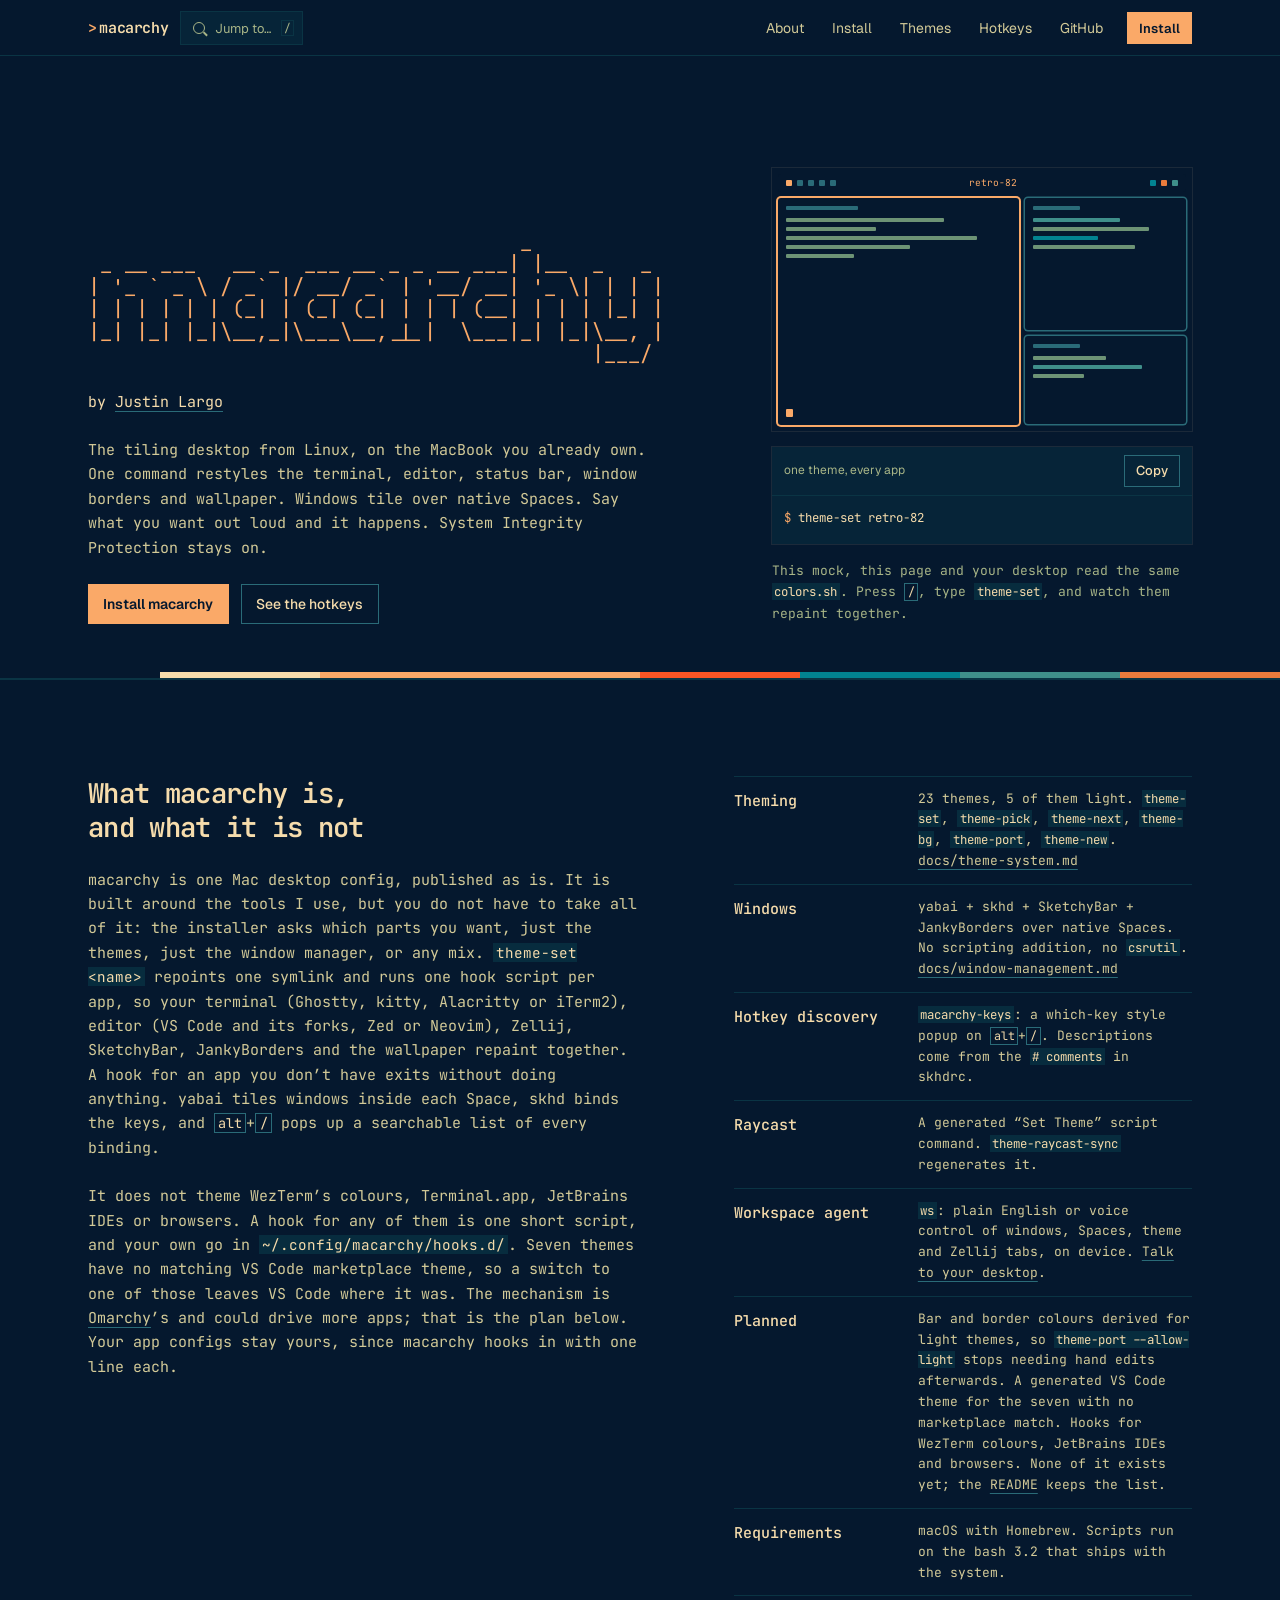
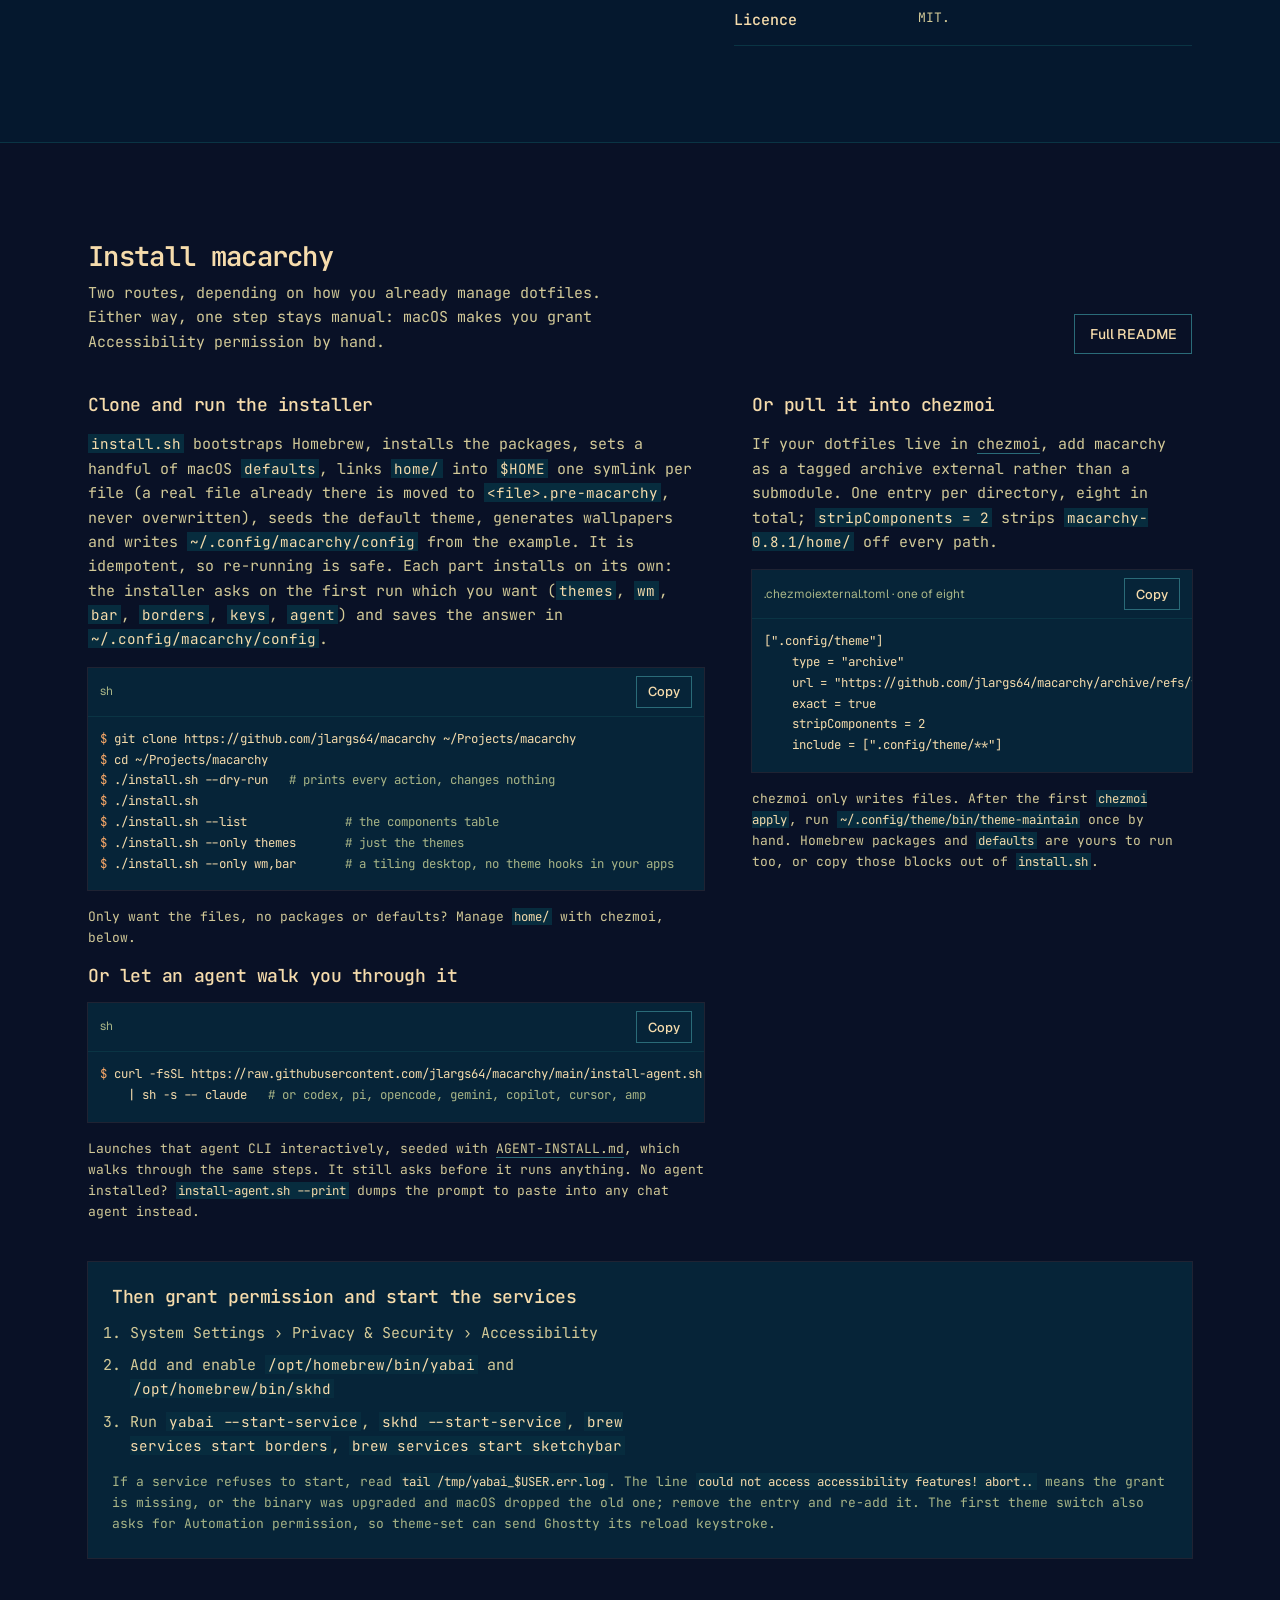
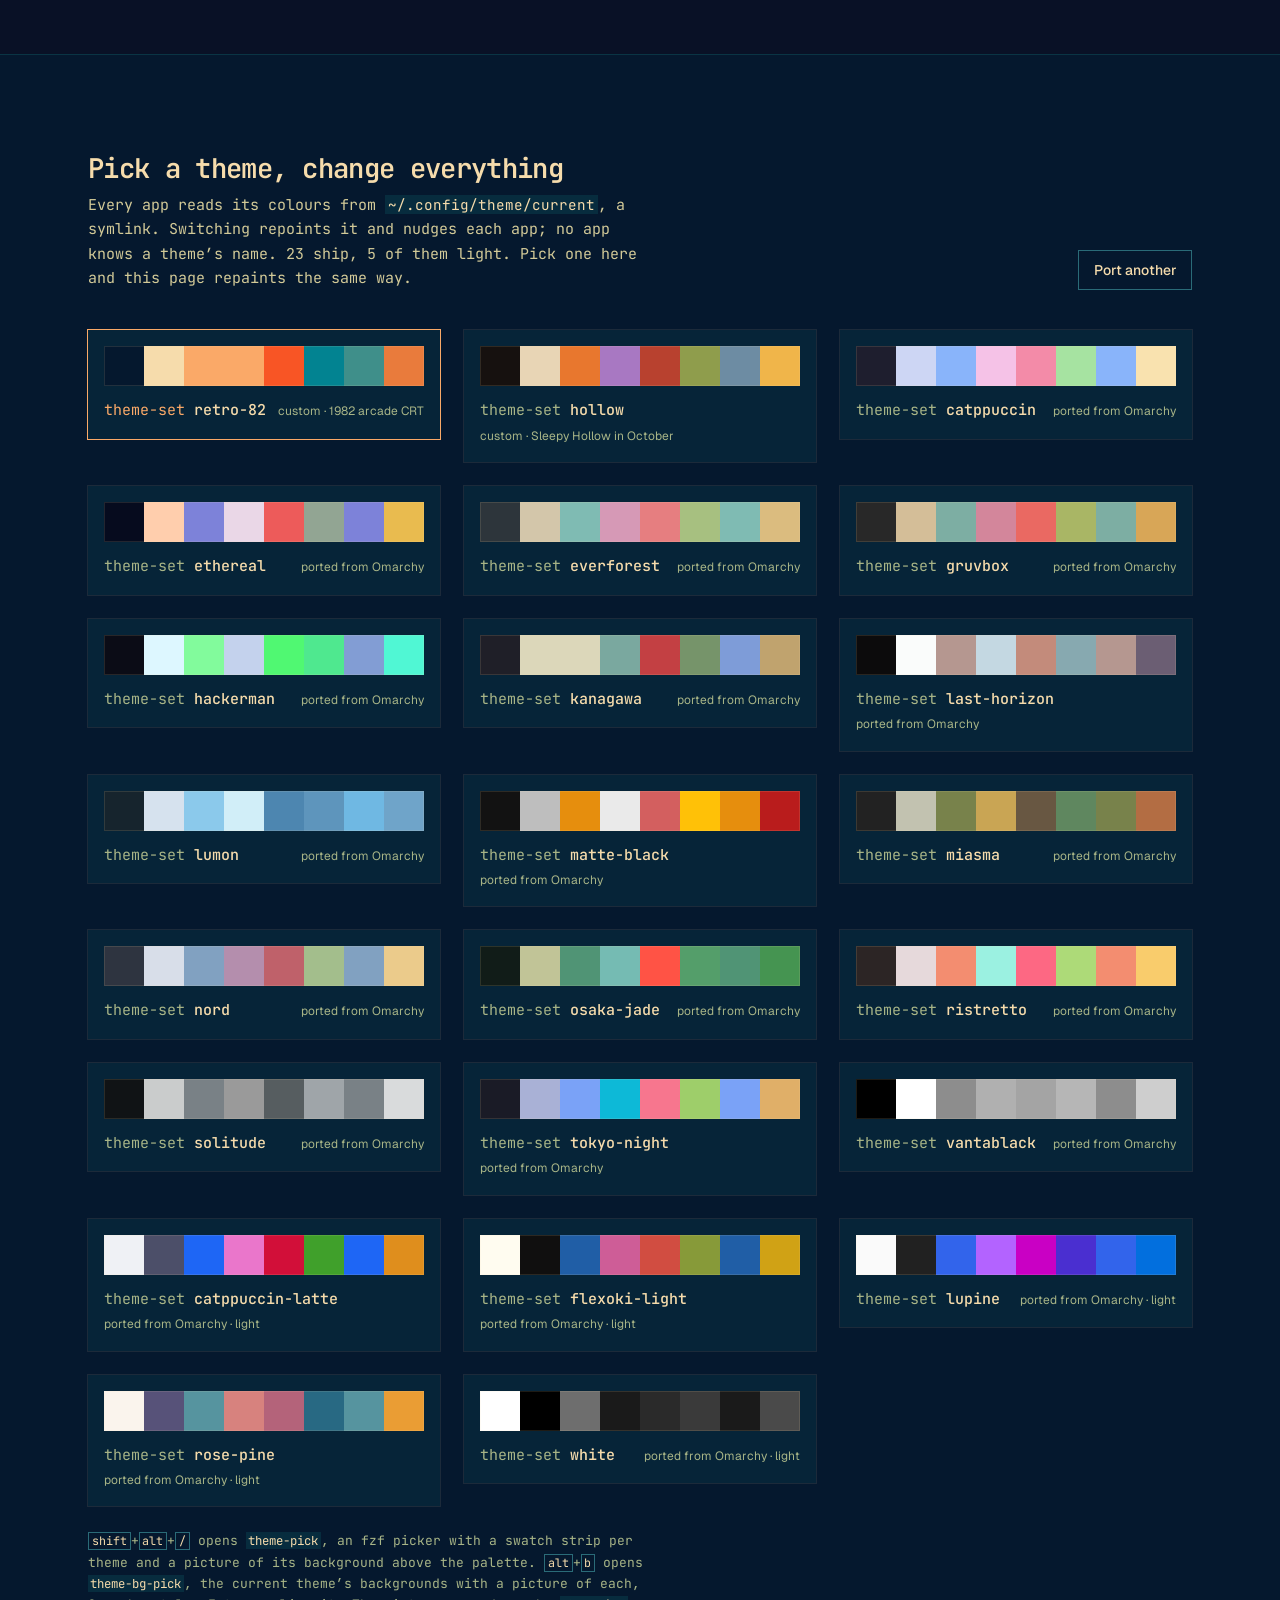
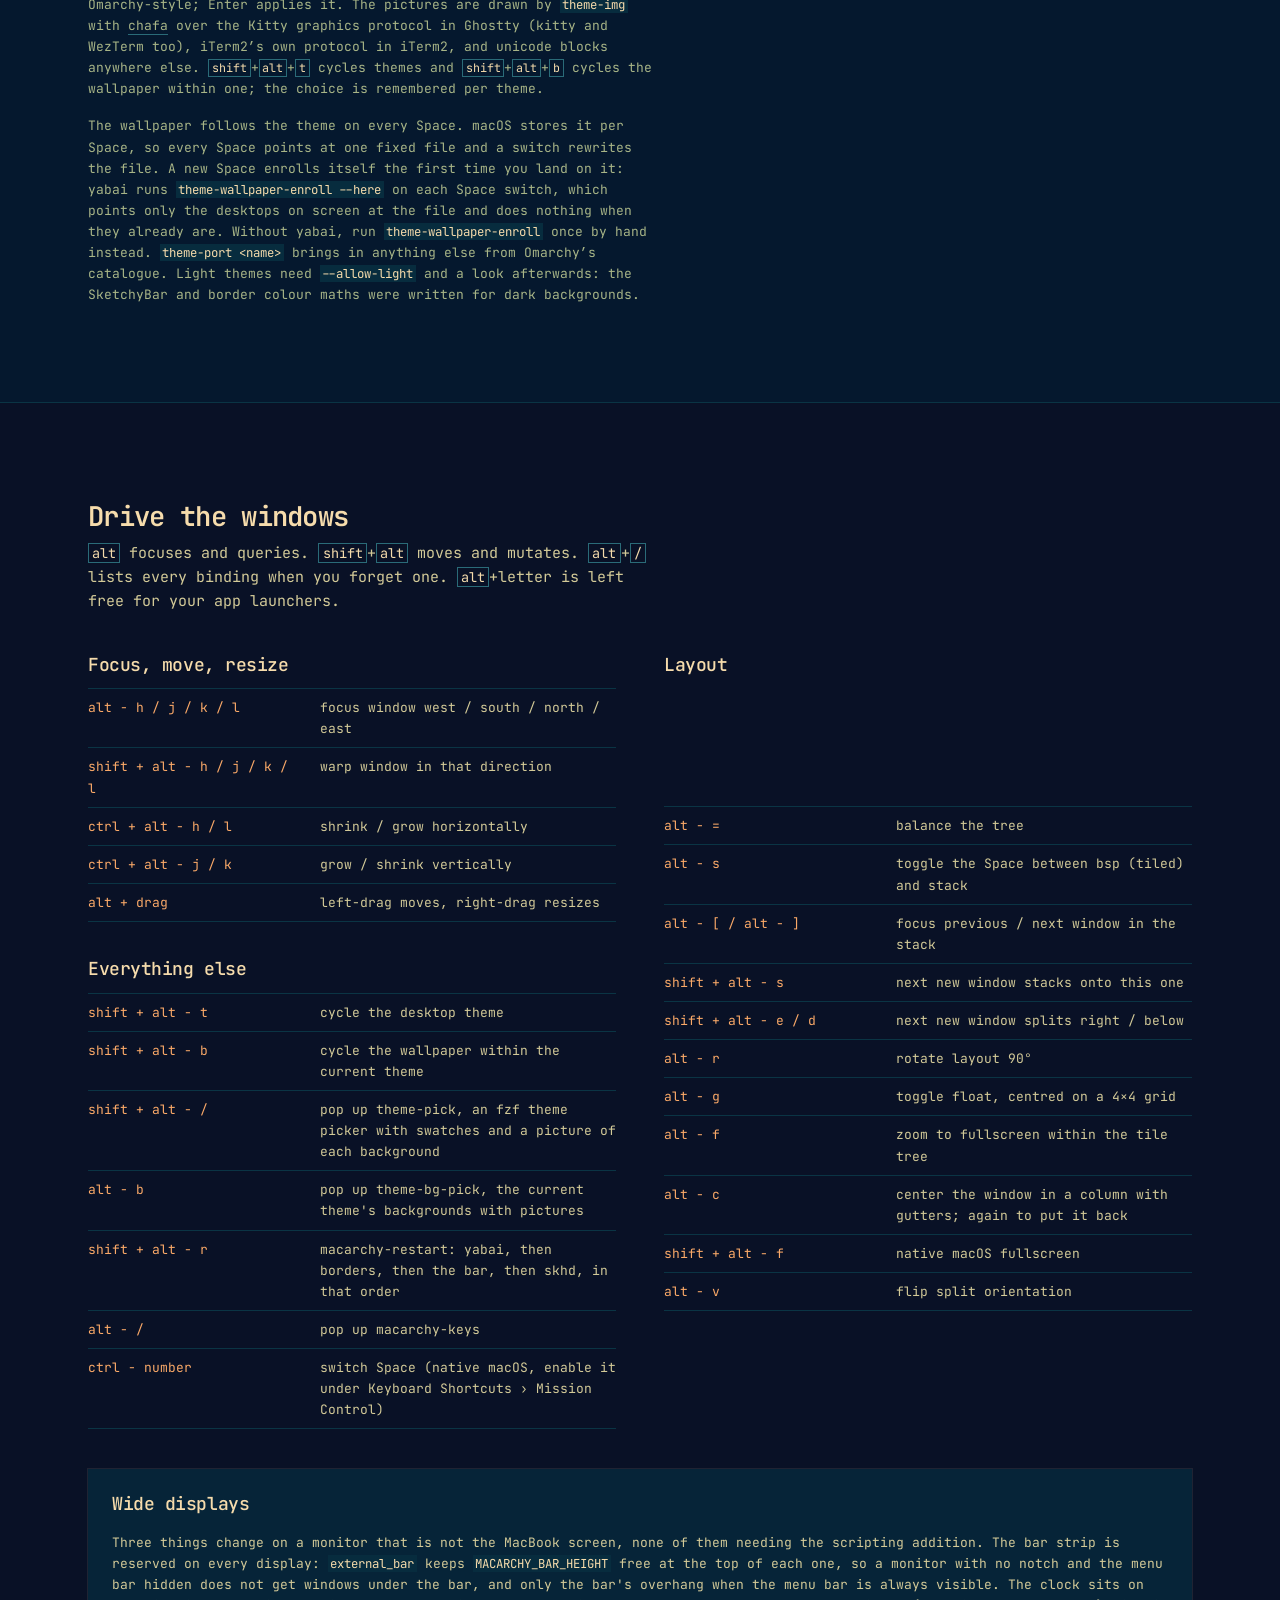
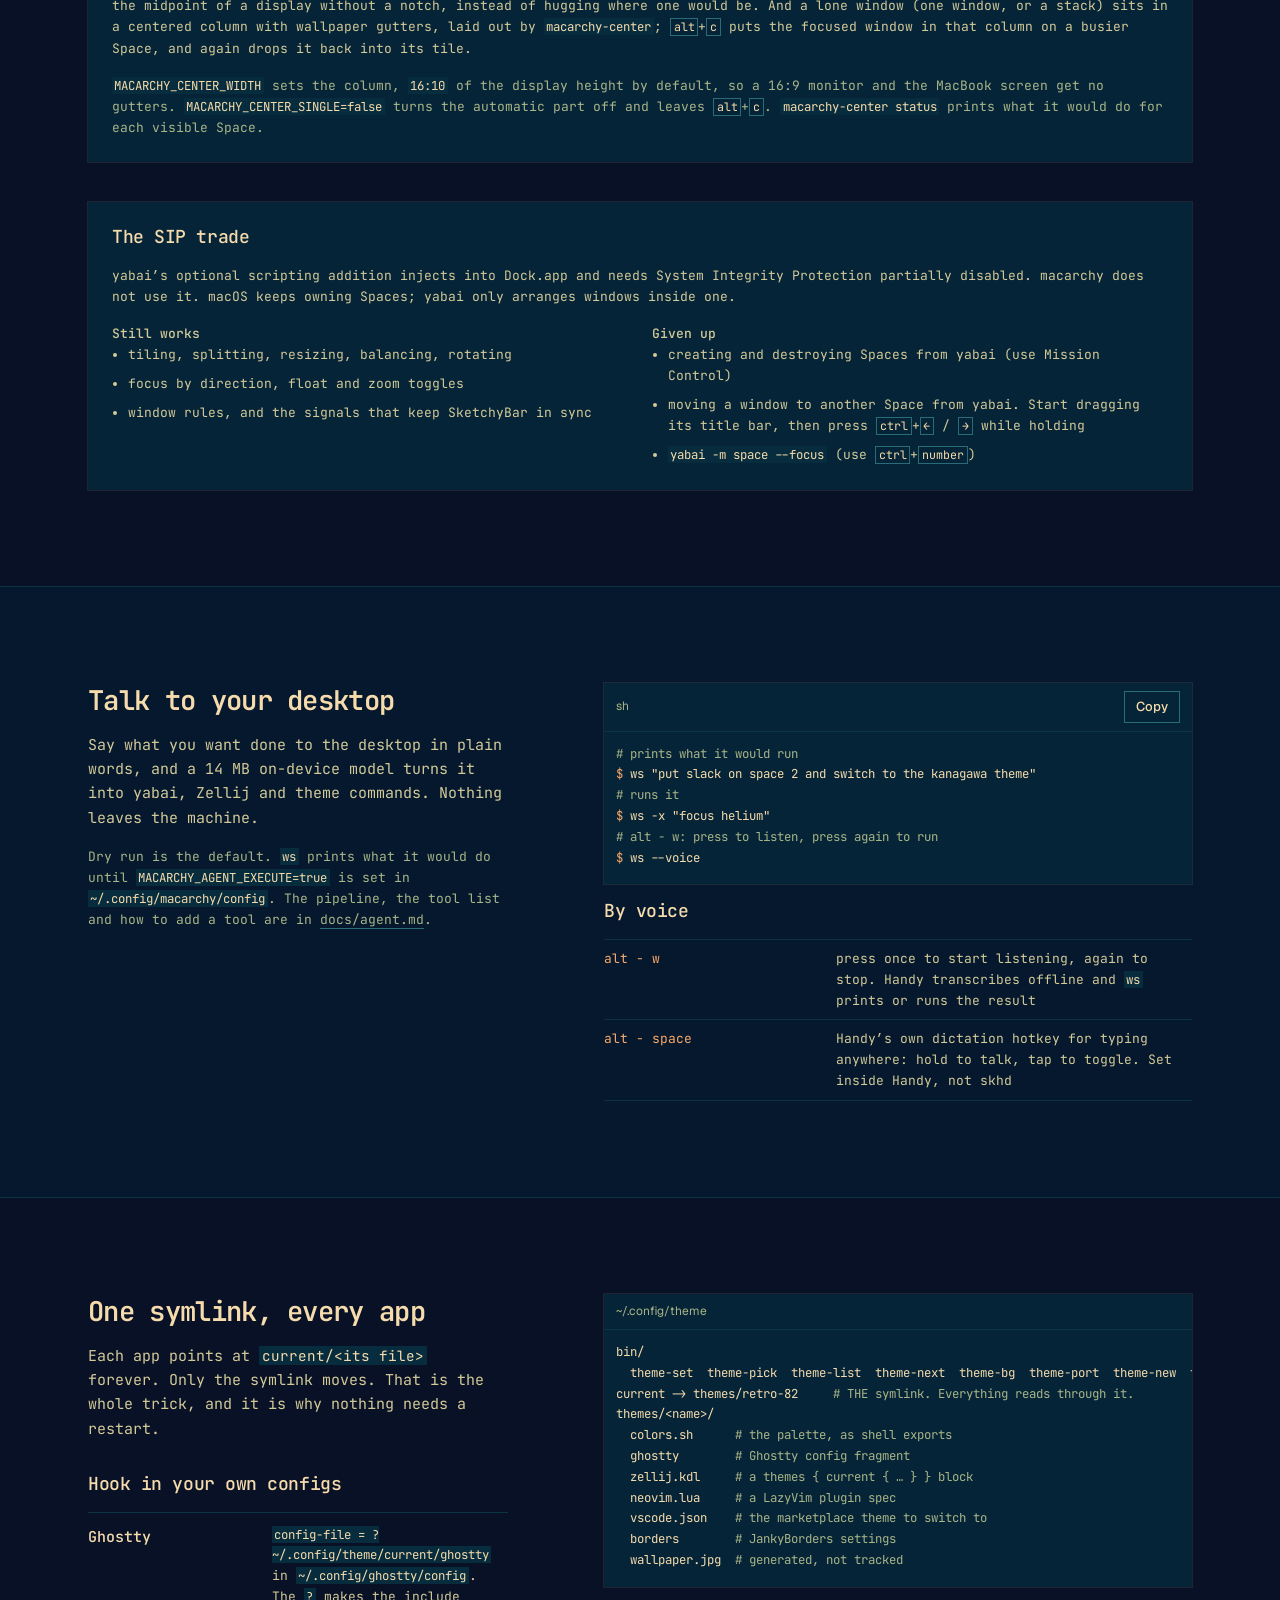
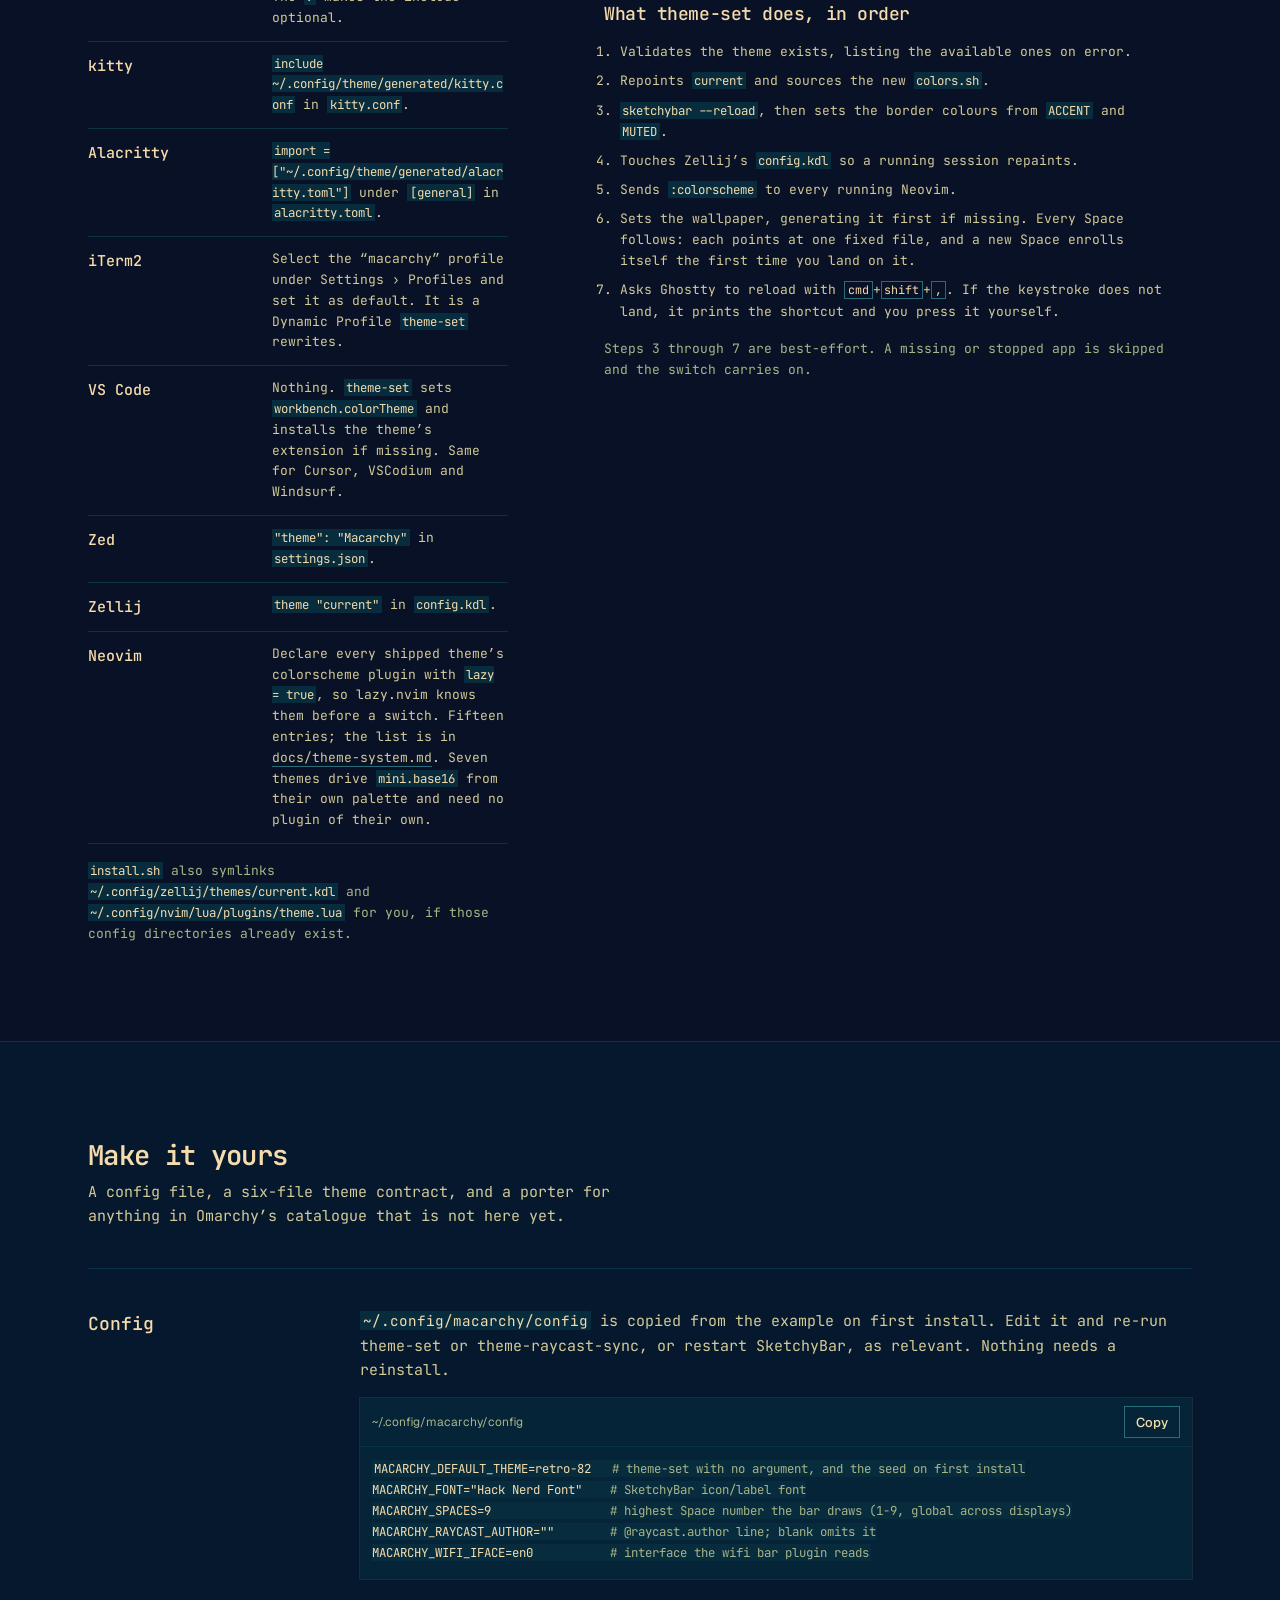
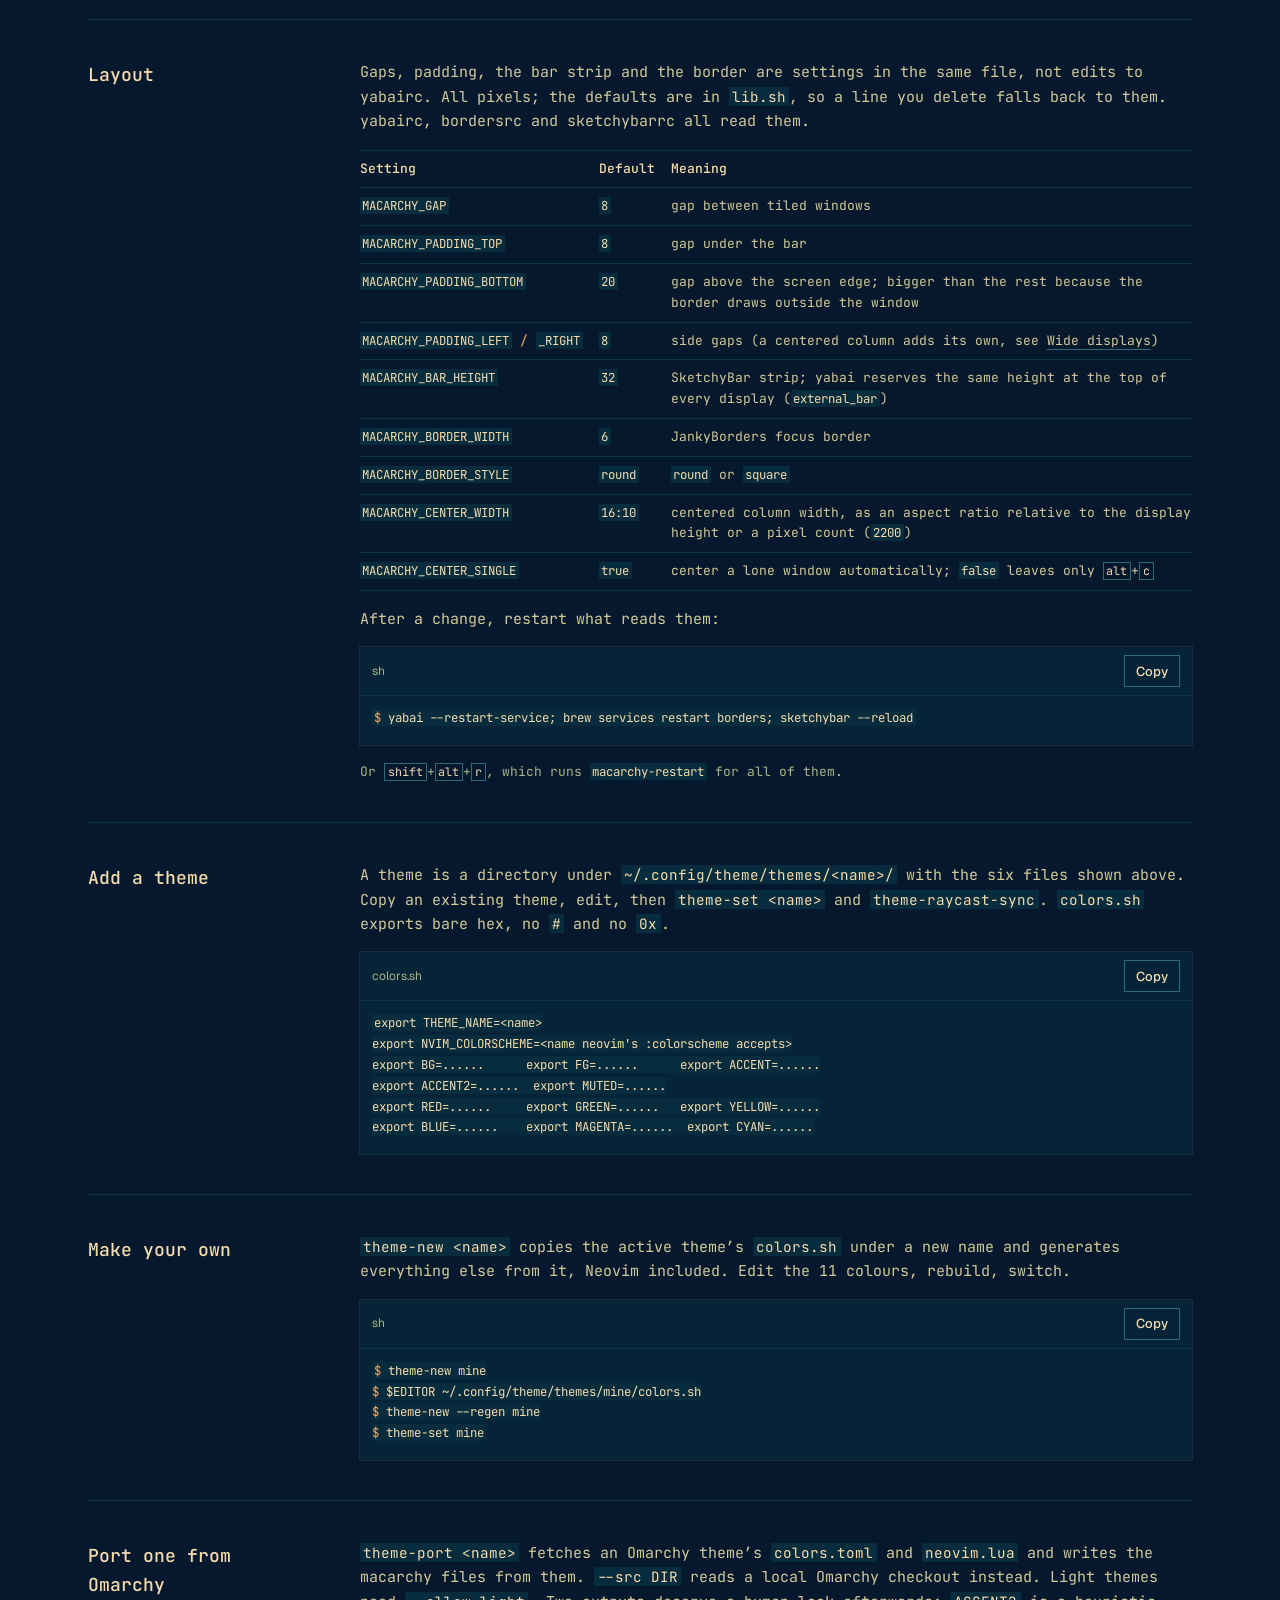
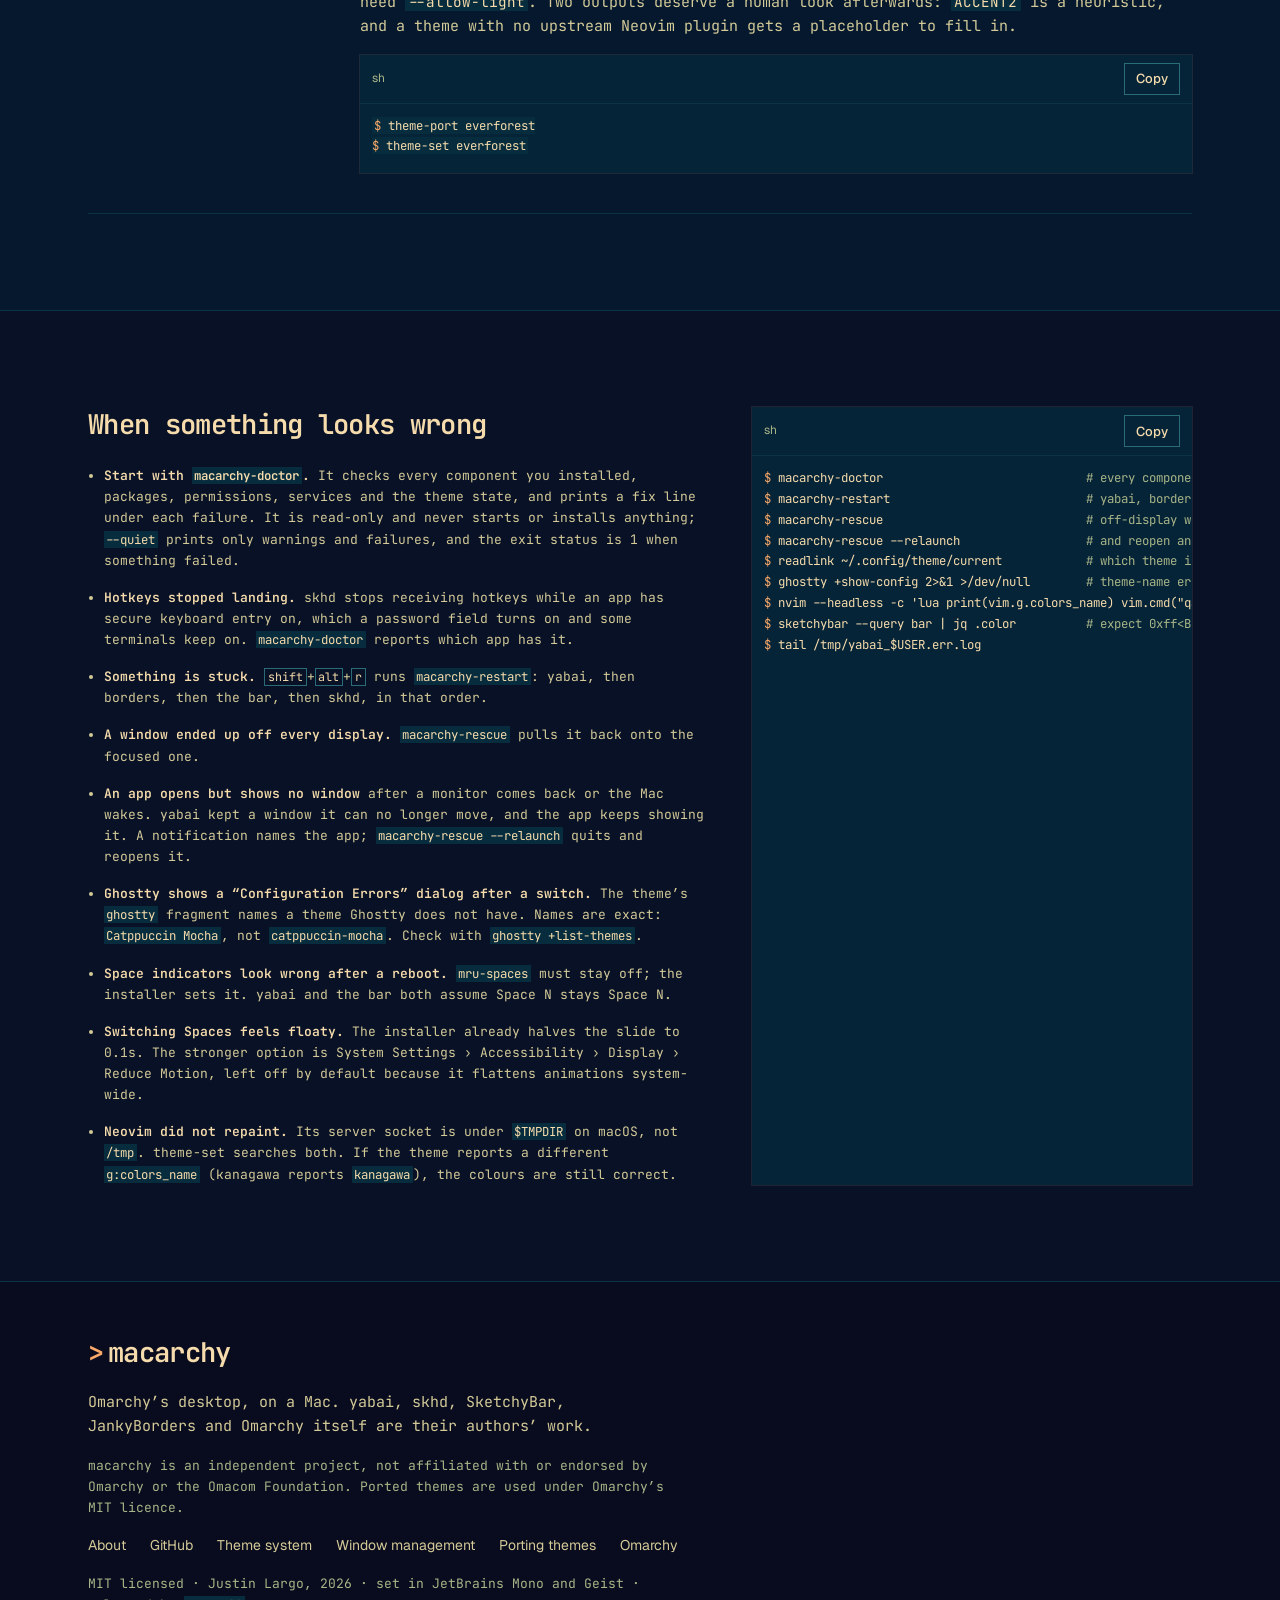
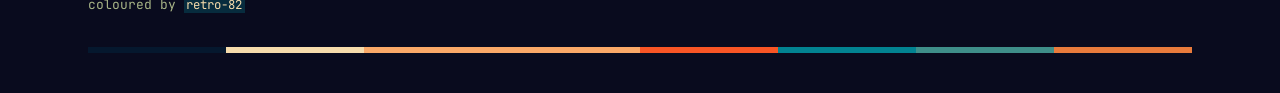
<file: site/index.html>
<!doctype html>
<html lang="en" data-theme="retro-82">
<head>
<meta charset="utf-8">
<meta name="viewport" content="width=device-width, initial-scale=1, viewport-fit=cover">
<title>macarchy</title>
<meta name="description" content="Omarchy for the Mac. Hyprland-style tiling and one-command theming across your terminal (Ghostty, kitty, Alacritty, iTerm2), editor (VS Code, Zed, Neovim), Zellij, SketchyBar, JankyBorders and the wallpaper, on Apple silicon with the battery, the apps and SIP left on.">
<meta name="color-scheme" content="dark light">
<script>
  // Apply the saved theme before first paint. Silent if storage is unavailable.
  (function(){try{var t=localStorage.getItem("macarchy-site-theme");if(t)document.documentElement.setAttribute("data-theme",t);}catch(e){}})();
</script>
<link rel="preconnect" href="https://fonts.googleapis.com">
<link rel="preconnect" href="https://fonts.gstatic.com" crossorigin>
<link rel="stylesheet" href="https://fonts.googleapis.com/css2?family=Geist:wght@400;500;600&family=JetBrains+Mono:wght@400;500;600&display=swap">
<link rel="icon" href="favicon.svg" type="image/svg+xml">
<link rel="stylesheet" href="css/site.css">
</head>
<body>

<header class="nav">
  <div class="wrap nav__inner">
    <a class="nav__brand" href="#top"><span class="prompt" aria-hidden="true">&gt;</span>macarchy</a>
    <button class="pill" type="button" data-cmdk-open aria-label="Jump to a section or command (press slash or command K)">
      <span class="pill__ico" aria-hidden="true"></span>
      <span class="pill__text">Jump to…</span>
      <kbd>/</kbd>
    </button>
    <nav class="nav__links" aria-label="Sections">
      <a href="about.html">About</a>
      <a href="#install">Install</a>
      <a href="#themes">Themes</a>
      <a href="#hotkeys">Hotkeys</a>
      <a href="https://github.com/jlargs64/macarchy">GitHub</a>
    </nav>
    <a class="btn btn--brand btn--sm nav__cta" href="#install">Install</a>
  </div>
</header>

<main id="top">

  <section class="hero" aria-labelledby="hero-title">
    <div class="wrap">
      <div class="hero__intro">
        <h1 id="hero-title" class="ascii-title" data-rise style="--i:0"><pre class="ascii" aria-hidden="true" style="--banner-cols:48"><!-- banner:start -->                                    _
 _ __ ___   __ _  ___ __ _ _ __ ___| |__  _   _
| '_ ` _ \ / _` |/ __/ _` | '__/ __| '_ \| | | |
| | | | | | (_| | (_| (_| | | | (__| | | | |_| |
|_| |_| |_|\__,_|\___\__,_|_|  \___|_| |_|\__, |
                                          |___/<!-- banner:end --></pre><span class="sr-only">macarchy</span></h1>
        <p class="byline" data-rise style="--i:1">by <a href="https://github.com/jlargs64">Justin Largo</a></p>
        <p class="lede" data-rise style="--i:2">The tiling desktop from Linux, on the MacBook you already own. One command restyles the terminal, editor, status bar, window borders and wallpaper. Windows tile over native Spaces. Say what you want out loud and it happens. System Integrity Protection stays on.</p>
        <div class="hero__actions" data-rise style="--i:3">
          <a class="btn btn--brand" href="#install">Install macarchy</a>
          <a class="btn" href="#hotkeys">See the hotkeys</a>
        </div>
      </div>
      <div class="hero__aside">
        <figure class="desk" aria-label="A mock of the macarchy desktop, drawn from the active theme’s palette" data-rise style="--i:2">
          <div class="desk__bar"><span class="desk__spaces"><i class="is-on"></i><i></i><i></i><i></i><i></i></span><span class="desk__app" data-theme-name>retro-82</span><span class="desk__status"><i></i><i></i><i></i></span></div>
          <div class="desk__tiles">
            <div class="desk__win desk__win--focus"><span class="desk__title"></span><span class="desk__ln desk__ln--w70"></span><span class="desk__ln desk__ln--w40"></span><span class="desk__ln desk__ln--w85"></span><span class="desk__ln desk__ln--w55"></span><span class="desk__ln desk__ln--w30"></span><span class="desk__ln desk__ln--prompt"></span></div>
            <div class="desk__col">
              <div class="desk__win"><span class="desk__title"></span><span class="desk__ln desk__ln--w60 desk__ln--kw"></span><span class="desk__ln desk__ln--w80"></span><span class="desk__ln desk__ln--w45 desk__ln--str"></span><span class="desk__ln desk__ln--w70"></span></div>
              <div class="desk__win"><span class="desk__title"></span><span class="desk__ln desk__ln--w50"></span><span class="desk__ln desk__ln--w75 desk__ln--kw"></span><span class="desk__ln desk__ln--w35"></span></div>
            </div>
          </div>
        </figure>
        <figure class="code">
          <figcaption class="code__bar"><span>one theme, every app</span><button class="btn btn--sm" type="button" data-copy><span class="btn__label">Copy</span></button></figcaption>
<pre><code><span class="ln"><span class="p">$ </span>theme-set <span data-theme-name>retro-82</span></span></code></pre>
        </figure>
        <p class="muted">This mock, this page and your desktop read the same <code>colors.sh</code>. Press <kbd>/</kbd>, type <code>theme-set</code>, and watch them repaint together.</p>
      </div>
    </div>
    <div class="stripe" aria-hidden="true"><i></i><i></i><i></i><i></i><i></i><i></i><i></i><i></i></div>
  </section>

  <section class="band" id="about" data-jump="What macarchy is" aria-labelledby="about-title">
    <div class="wrap about">
      <div class="prose">
        <h2 id="about-title">What macarchy is, and what it is not</h2>
        <p style="margin-top: var(--space-lg)">macarchy is one Mac desktop config, published as is. It is built around the tools I use, but you do not have to take all of it: the installer asks which parts you want, just the themes, just the window manager, or any mix. <code>theme-set &lt;name&gt;</code> repoints one symlink and runs one hook script per app, so your terminal (Ghostty, kitty, Alacritty or iTerm2), editor (VS Code and its forks, Zed or Neovim), Zellij, SketchyBar, JankyBorders and the wallpaper repaint together. A hook for an app you don’t have exits without doing anything. yabai tiles windows inside each Space, skhd binds the keys, and <kbd>alt</kbd>+<kbd>/</kbd> pops up a searchable list of every binding.</p>
        <p>It does not theme WezTerm’s colours, Terminal.app, JetBrains IDEs or browsers. A hook for any of them is one short script, and your own go in <code>~/.config/macarchy/hooks.d/</code>. Seven themes have no matching VS Code marketplace theme, so a switch to one of those leaves VS Code where it was. The mechanism is <a href="https://omarchy.org">Omarchy</a>’s and could drive more apps; that is the plan below. Your app configs stay yours, since macarchy hooks in with one line each.</p>
      </div>
      <dl class="facts">
        <div><dt>Theming</dt><dd>23 themes, 5 of them light. <code>theme-set</code>, <code>theme-pick</code>, <code>theme-next</code>, <code>theme-bg</code>, <code>theme-port</code>, <code>theme-new</code>. <a href="https://github.com/jlargs64/macarchy/blob/main/docs/theme-system.md">docs/theme-system.md</a></dd></div>
        <div><dt>Windows</dt><dd>yabai + skhd + SketchyBar + JankyBorders over native Spaces. No scripting addition, no <code>csrutil</code>. <a href="https://github.com/jlargs64/macarchy/blob/main/docs/window-management.md">docs/window-management.md</a></dd></div>
        <div><dt>Hotkey discovery</dt><dd><code>macarchy-keys</code>: a which-key style popup on <kbd>alt</kbd>+<kbd>/</kbd>. Descriptions come from the <code># comments</code> in skhdrc.</dd></div>
        <div><dt>Raycast</dt><dd>A generated “Set Theme” script command. <code>theme-raycast-sync</code> regenerates it.</dd></div>
        <div><dt>Workspace agent</dt><dd><code>ws</code>: plain English or voice control of windows, Spaces, theme and Zellij tabs, on device. <a href="#agent">Talk to your desktop</a>.</dd></div>
        <div><dt>Planned</dt><dd>Bar and border colours derived for light themes, so <code>theme-port --allow-light</code> stops needing hand edits afterwards. A generated VS Code theme for the seven with no marketplace match. Hooks for WezTerm colours, JetBrains IDEs and browsers. None of it exists yet; the <a href="https://github.com/jlargs64/macarchy#plans">README</a> keeps the list.</dd></div>
        <div><dt>Requirements</dt><dd>macOS with Homebrew. Scripts run on the bash 3.2 that ships with the system.</dd></div>
        <div><dt>Licence</dt><dd>MIT.</dd></div>
      </dl>
    </div>
  </section>

  <section class="band band--deep" id="install" data-jump="Install" aria-labelledby="install-title">
    <div class="wrap">
      <div class="sec-head">
        <h2 id="install-title"><a href="#install">Install macarchy</a></h2>
        <p>Two routes, depending on how you already manage dotfiles. Either way, one step stays manual: macOS makes you grant Accessibility permission by hand.</p>
        <a class="btn sec-head__cta" href="https://github.com/jlargs64/macarchy#install">Full README</a>
      </div>
      <div class="install">
        <div class="install__col">
          <h3>Clone and run the installer</h3>
          <p><code>install.sh</code> bootstraps Homebrew, installs the packages, sets a handful of macOS <code>defaults</code>, links <code>home/</code> into <code>$HOME</code> one symlink per file (a real file already there is moved to <code>&lt;file&gt;.pre-macarchy</code>, never overwritten), seeds the default theme, generates wallpapers and writes <code>~/.config/macarchy/config</code> from the example. It is idempotent, so re-running is safe. Each part installs on its own: the installer asks on the first run which you want (<code>themes</code>, <code>wm</code>, <code>bar</code>, <code>borders</code>, <code>keys</code>, <code>agent</code>) and saves the answer in <code>~/.config/macarchy/config</code>.</p>
          <figure class="code">
            <figcaption class="code__bar"><span>sh</span><button class="btn btn--sm" type="button" data-copy><span class="btn__label">Copy</span></button></figcaption>
<pre><code><span class="ln"><span class="p">$ </span>git clone https://github.com/jlargs64/macarchy ~/Projects/macarchy</span>
<span class="ln"><span class="p">$ </span>cd ~/Projects/macarchy</span>
<span class="ln"><span class="p">$ </span>./install.sh --dry-run   <span class="c"># prints every action, changes nothing</span></span>
<span class="ln"><span class="p">$ </span>./install.sh</span>
<span class="ln"><span class="p">$ </span>./install.sh --list              <span class="c"># the components table</span></span>
<span class="ln"><span class="p">$ </span>./install.sh --only themes       <span class="c"># just the themes</span></span>
<span class="ln"><span class="p">$ </span>./install.sh --only wm,bar       <span class="c"># a tiling desktop, no theme hooks in your apps</span></span></code></pre>
          </figure>
          <p class="muted">Only want the files, no packages or defaults? Manage <code>home/</code> with chezmoi, below.</p>
          <h3>Or let an agent walk you through it</h3>
          <figure class="code">
            <figcaption class="code__bar"><span>sh</span><button class="btn btn--sm" type="button" data-copy><span class="btn__label">Copy</span></button></figcaption>
<pre><code><span class="ln"><span class="p">$ </span>curl -fsSL https://raw.githubusercontent.com/jlargs64/macarchy/main/install-agent.sh <span class="c">\</span></span>
<span class="ln">    | sh -s -- claude   <span class="c"># or codex, pi, opencode, gemini, copilot, cursor, amp</span></span></code></pre>
          </figure>
          <p class="muted">Launches that agent CLI interactively, seeded with <a href="https://github.com/jlargs64/macarchy/blob/main/AGENT-INSTALL.md">AGENT-INSTALL.md</a>, which walks through the same steps. It still asks before it runs anything. No agent installed? <code>install-agent.sh --print</code> dumps the prompt to paste into any chat agent instead.</p>
        </div>
        <div class="install__col">
          <h3>Or pull it into chezmoi</h3>
          <p>If your dotfiles live in <a href="https://chezmoi.io">chezmoi</a>, add macarchy as a tagged archive external rather than a submodule. One entry per directory, eight in total; <code>stripComponents = 2</code> strips <code>macarchy-0.8.1/home/</code> off every path.</p>
          <figure class="code">
            <figcaption class="code__bar"><span>.chezmoiexternal.toml · one of eight</span><button class="btn btn--sm" type="button" data-copy><span class="btn__label">Copy</span></button></figcaption>
<pre><code><span class="ln">[".config/theme"]</span>
<span class="ln">    type = "archive"</span>
<span class="ln">    url = "https://github.com/jlargs64/macarchy/archive/refs/tags/v0.8.1.tar.gz"</span>
<span class="ln">    exact = true</span>
<span class="ln">    stripComponents = 2</span>
<span class="ln">    include = [".config/theme/**"]</span></code></pre>
          </figure>
          <p class="muted">chezmoi only writes files. After the first <code>chezmoi apply</code>, run <code>~/.config/theme/bin/theme-maintain</code> once by hand. Homebrew packages and <code>defaults</code> are yours to run too, or copy those blocks out of <code>install.sh</code>.</p>
        </div>
      </div>
      <aside class="callout" aria-labelledby="grant-title">
        <h3 id="grant-title">Then grant permission and start the services</h3>
        <ol>
          <li>System Settings › Privacy &amp; Security › Accessibility</li>
          <li>Add and enable <code>/opt/homebrew/bin/yabai</code> and <code>/opt/homebrew/bin/skhd</code></li>
          <li>Run <code>yabai --start-service</code>, <code>skhd --start-service</code>, <code>brew services start borders</code>, <code>brew services start sketchybar</code></li>
        </ol>
        <p class="muted">If a service refuses to start, read <code>tail /tmp/yabai_$USER.err.log</code>. The line <code>could not access accessibility features! abort..</code> means the grant is missing, or the binary was upgraded and macOS dropped the old one; remove the entry and re-add it. The first theme switch also asks for Automation permission, so theme-set can send Ghostty its reload keystroke.</p>
      </aside>
    </div>
  </section>

  <section class="band" id="themes" data-jump="Themes" aria-labelledby="themes-title">
    <div class="wrap">
      <div class="sec-head">
        <h2 id="themes-title"><a href="#themes">Pick a theme, change everything</a></h2>
        <p>Every app reads its colours from <code>~/.config/theme/current</code>, a symlink. Switching repoints it and nudges each app; no app knows a theme’s name. 23 ship, 5 of them light. Pick one here and this page repaints the same way.</p>
        <a class="btn sec-head__cta" href="https://github.com/jlargs64/macarchy/blob/main/docs/omarchy-port.md">Port another</a>
      </div>
      <ul class="themes" aria-label="Themes that ship with macarchy">
        <!-- themes:start -->
        <li><button class="theme-card" type="button" data-set-theme="retro-82" data-mode="dark" aria-pressed="true"><span class="theme-card__swatch" data-pal="retro-82" aria-hidden="true"><i></i><i></i><i></i><i></i><i></i><i></i><i></i><i></i></span><span class="theme-card__row"><span class="theme-card__name">retro-82</span><span class="theme-card__src">custom · 1982 arcade CRT</span></span></button></li>
        <li><button class="theme-card" type="button" data-set-theme="hollow" data-mode="dark" aria-pressed="false"><span class="theme-card__swatch" data-pal="hollow" aria-hidden="true"><i></i><i></i><i></i><i></i><i></i><i></i><i></i><i></i></span><span class="theme-card__row"><span class="theme-card__name">hollow</span><span class="theme-card__src">custom · Sleepy Hollow in October</span></span></button></li>
        <li><button class="theme-card" type="button" data-set-theme="catppuccin" data-mode="dark" aria-pressed="false"><span class="theme-card__swatch" data-pal="catppuccin" aria-hidden="true"><i></i><i></i><i></i><i></i><i></i><i></i><i></i><i></i></span><span class="theme-card__row"><span class="theme-card__name">catppuccin</span><span class="theme-card__src">ported from Omarchy</span></span></button></li>
        <li><button class="theme-card" type="button" data-set-theme="ethereal" data-mode="dark" aria-pressed="false"><span class="theme-card__swatch" data-pal="ethereal" aria-hidden="true"><i></i><i></i><i></i><i></i><i></i><i></i><i></i><i></i></span><span class="theme-card__row"><span class="theme-card__name">ethereal</span><span class="theme-card__src">ported from Omarchy</span></span></button></li>
        <li><button class="theme-card" type="button" data-set-theme="everforest" data-mode="dark" aria-pressed="false"><span class="theme-card__swatch" data-pal="everforest" aria-hidden="true"><i></i><i></i><i></i><i></i><i></i><i></i><i></i><i></i></span><span class="theme-card__row"><span class="theme-card__name">everforest</span><span class="theme-card__src">ported from Omarchy</span></span></button></li>
        <li><button class="theme-card" type="button" data-set-theme="gruvbox" data-mode="dark" aria-pressed="false"><span class="theme-card__swatch" data-pal="gruvbox" aria-hidden="true"><i></i><i></i><i></i><i></i><i></i><i></i><i></i><i></i></span><span class="theme-card__row"><span class="theme-card__name">gruvbox</span><span class="theme-card__src">ported from Omarchy</span></span></button></li>
        <li><button class="theme-card" type="button" data-set-theme="hackerman" data-mode="dark" aria-pressed="false"><span class="theme-card__swatch" data-pal="hackerman" aria-hidden="true"><i></i><i></i><i></i><i></i><i></i><i></i><i></i><i></i></span><span class="theme-card__row"><span class="theme-card__name">hackerman</span><span class="theme-card__src">ported from Omarchy</span></span></button></li>
        <li><button class="theme-card" type="button" data-set-theme="kanagawa" data-mode="dark" aria-pressed="false"><span class="theme-card__swatch" data-pal="kanagawa" aria-hidden="true"><i></i><i></i><i></i><i></i><i></i><i></i><i></i><i></i></span><span class="theme-card__row"><span class="theme-card__name">kanagawa</span><span class="theme-card__src">ported from Omarchy</span></span></button></li>
        <li><button class="theme-card" type="button" data-set-theme="last-horizon" data-mode="dark" aria-pressed="false"><span class="theme-card__swatch" data-pal="last-horizon" aria-hidden="true"><i></i><i></i><i></i><i></i><i></i><i></i><i></i><i></i></span><span class="theme-card__row"><span class="theme-card__name">last-horizon</span><span class="theme-card__src">ported from Omarchy</span></span></button></li>
        <li><button class="theme-card" type="button" data-set-theme="lumon" data-mode="dark" aria-pressed="false"><span class="theme-card__swatch" data-pal="lumon" aria-hidden="true"><i></i><i></i><i></i><i></i><i></i><i></i><i></i><i></i></span><span class="theme-card__row"><span class="theme-card__name">lumon</span><span class="theme-card__src">ported from Omarchy</span></span></button></li>
        <li><button class="theme-card" type="button" data-set-theme="matte-black" data-mode="dark" aria-pressed="false"><span class="theme-card__swatch" data-pal="matte-black" aria-hidden="true"><i></i><i></i><i></i><i></i><i></i><i></i><i></i><i></i></span><span class="theme-card__row"><span class="theme-card__name">matte-black</span><span class="theme-card__src">ported from Omarchy</span></span></button></li>
        <li><button class="theme-card" type="button" data-set-theme="miasma" data-mode="dark" aria-pressed="false"><span class="theme-card__swatch" data-pal="miasma" aria-hidden="true"><i></i><i></i><i></i><i></i><i></i><i></i><i></i><i></i></span><span class="theme-card__row"><span class="theme-card__name">miasma</span><span class="theme-card__src">ported from Omarchy</span></span></button></li>
        <li><button class="theme-card" type="button" data-set-theme="nord" data-mode="dark" aria-pressed="false"><span class="theme-card__swatch" data-pal="nord" aria-hidden="true"><i></i><i></i><i></i><i></i><i></i><i></i><i></i><i></i></span><span class="theme-card__row"><span class="theme-card__name">nord</span><span class="theme-card__src">ported from Omarchy</span></span></button></li>
        <li><button class="theme-card" type="button" data-set-theme="osaka-jade" data-mode="dark" aria-pressed="false"><span class="theme-card__swatch" data-pal="osaka-jade" aria-hidden="true"><i></i><i></i><i></i><i></i><i></i><i></i><i></i><i></i></span><span class="theme-card__row"><span class="theme-card__name">osaka-jade</span><span class="theme-card__src">ported from Omarchy</span></span></button></li>
        <li><button class="theme-card" type="button" data-set-theme="ristretto" data-mode="dark" aria-pressed="false"><span class="theme-card__swatch" data-pal="ristretto" aria-hidden="true"><i></i><i></i><i></i><i></i><i></i><i></i><i></i><i></i></span><span class="theme-card__row"><span class="theme-card__name">ristretto</span><span class="theme-card__src">ported from Omarchy</span></span></button></li>
        <li><button class="theme-card" type="button" data-set-theme="solitude" data-mode="dark" aria-pressed="false"><span class="theme-card__swatch" data-pal="solitude" aria-hidden="true"><i></i><i></i><i></i><i></i><i></i><i></i><i></i><i></i></span><span class="theme-card__row"><span class="theme-card__name">solitude</span><span class="theme-card__src">ported from Omarchy</span></span></button></li>
        <li><button class="theme-card" type="button" data-set-theme="tokyo-night" data-mode="dark" aria-pressed="false"><span class="theme-card__swatch" data-pal="tokyo-night" aria-hidden="true"><i></i><i></i><i></i><i></i><i></i><i></i><i></i><i></i></span><span class="theme-card__row"><span class="theme-card__name">tokyo-night</span><span class="theme-card__src">ported from Omarchy</span></span></button></li>
        <li><button class="theme-card" type="button" data-set-theme="vantablack" data-mode="dark" aria-pressed="false"><span class="theme-card__swatch" data-pal="vantablack" aria-hidden="true"><i></i><i></i><i></i><i></i><i></i><i></i><i></i><i></i></span><span class="theme-card__row"><span class="theme-card__name">vantablack</span><span class="theme-card__src">ported from Omarchy</span></span></button></li>
        <li><button class="theme-card" type="button" data-set-theme="catppuccin-latte" data-mode="light" aria-pressed="false"><span class="theme-card__swatch" data-pal="catppuccin-latte" aria-hidden="true"><i></i><i></i><i></i><i></i><i></i><i></i><i></i><i></i></span><span class="theme-card__row"><span class="theme-card__name">catppuccin-latte</span><span class="theme-card__src">ported from Omarchy · light</span></span></button></li>
        <li><button class="theme-card" type="button" data-set-theme="flexoki-light" data-mode="light" aria-pressed="false"><span class="theme-card__swatch" data-pal="flexoki-light" aria-hidden="true"><i></i><i></i><i></i><i></i><i></i><i></i><i></i><i></i></span><span class="theme-card__row"><span class="theme-card__name">flexoki-light</span><span class="theme-card__src">ported from Omarchy · light</span></span></button></li>
        <li><button class="theme-card" type="button" data-set-theme="lupine" data-mode="light" aria-pressed="false"><span class="theme-card__swatch" data-pal="lupine" aria-hidden="true"><i></i><i></i><i></i><i></i><i></i><i></i><i></i><i></i></span><span class="theme-card__row"><span class="theme-card__name">lupine</span><span class="theme-card__src">ported from Omarchy · light</span></span></button></li>
        <li><button class="theme-card" type="button" data-set-theme="rose-pine" data-mode="light" aria-pressed="false"><span class="theme-card__swatch" data-pal="rose-pine" aria-hidden="true"><i></i><i></i><i></i><i></i><i></i><i></i><i></i><i></i></span><span class="theme-card__row"><span class="theme-card__name">rose-pine</span><span class="theme-card__src">ported from Omarchy · light</span></span></button></li>
        <li><button class="theme-card" type="button" data-set-theme="white" data-mode="light" aria-pressed="false"><span class="theme-card__swatch" data-pal="white" aria-hidden="true"><i></i><i></i><i></i><i></i><i></i><i></i><i></i><i></i></span><span class="theme-card__row"><span class="theme-card__name">white</span><span class="theme-card__src">ported from Omarchy · light</span></span></button></li>
<!-- themes:end -->
      </ul>
      <p class="muted" style="margin-top: var(--space-lg); max-width: var(--measure)"><kbd>shift</kbd>+<kbd>alt</kbd>+<kbd>/</kbd> opens <code>theme-pick</code>, an fzf picker with a swatch strip per theme and a picture of its background above the palette. <kbd>alt</kbd>+<kbd>b</kbd> opens <code>theme-bg-pick</code>, the current theme’s backgrounds with a picture of each, Omarchy-style; Enter applies it. The pictures are drawn by <code>theme-img</code> with <a href="https://hpjansson.org/chafa/">chafa</a> over the Kitty graphics protocol in Ghostty (kitty and WezTerm too), iTerm2’s own protocol in iTerm2, and unicode blocks anywhere else. <kbd>shift</kbd>+<kbd>alt</kbd>+<kbd>t</kbd> cycles themes and <kbd>shift</kbd>+<kbd>alt</kbd>+<kbd>b</kbd> cycles the wallpaper within one; the choice is remembered per theme.</p>
      <p class="muted" style="margin-top: var(--space-md); max-width: var(--measure)">The wallpaper follows the theme on every Space. macOS stores it per Space, so every Space points at one fixed file and a switch rewrites the file. A new Space enrolls itself the first time you land on it: yabai runs <code>theme-wallpaper-enroll --here</code> on each Space switch, which points only the desktops on screen at the file and does nothing when they already are. Without yabai, run <code>theme-wallpaper-enroll</code> once by hand instead. <code>theme-port &lt;name&gt;</code> brings in anything else from Omarchy’s catalogue. Light themes need <code>--allow-light</code> and a look afterwards: the SketchyBar and border colour maths were written for dark backgrounds.</p>
    </div>
  </section>

  <section class="band band--deep" id="hotkeys" data-jump="Hotkeys" aria-labelledby="hotkeys-title">
    <div class="wrap">
      <div class="sec-head">
        <h2 id="hotkeys-title"><a href="#hotkeys">Drive the windows</a></h2>
        <p><kbd>alt</kbd> focuses and queries. <kbd>shift</kbd>+<kbd>alt</kbd> moves and mutates. <kbd>alt</kbd>+<kbd>/</kbd> lists every binding when you forget one. <kbd>alt</kbd>+letter is left free for your app launchers.</p>
      </div>
      <div class="keys-grid">
        <div class="keys-group">
          <h3>Focus, move, resize</h3>
          <dl class="keys">
            <div><dt>alt - h / j / k / l</dt><dd>focus window west / south / north / east</dd></div>
            <div><dt>shift + alt - h / j / k / l</dt><dd>warp window in that direction</dd></div>
            <div><dt>ctrl + alt - h / l</dt><dd>shrink / grow horizontally</dd></div>
            <div><dt>ctrl + alt - j / k</dt><dd>grow / shrink vertically</dd></div>
            <div><dt>alt + drag</dt><dd>left-drag moves, right-drag resizes</dd></div>
          </dl>
          <h3 style="margin-top: var(--space-lg)">Everything else</h3>
          <dl class="keys">
            <div><dt>shift + alt - t</dt><dd>cycle the desktop theme</dd></div>
            <div><dt>shift + alt - b</dt><dd>cycle the wallpaper within the current theme</dd></div>
            <div><dt>shift + alt - /</dt><dd>pop up theme-pick, an fzf theme picker with swatches and a picture of each background</dd></div>
            <div><dt>alt - b</dt><dd>pop up theme-bg-pick, the current theme's backgrounds with pictures</dd></div>
            <div><dt>shift + alt - r</dt><dd>macarchy-restart: yabai, then borders, then the bar, then skhd, in that order</dd></div>
            <div><dt>alt - /</dt><dd>pop up macarchy-keys</dd></div>
            <div><dt>ctrl - number</dt><dd>switch Space (native macOS, enable it under Keyboard Shortcuts › Mission Control)</dd></div>
          </dl>
        </div>
        <div class="keys-group">
          <h3>Layout</h3>
          <dl class="keys">
            <div><dt>alt - =</dt><dd>balance the tree</dd></div>
            <div><dt>alt - s</dt><dd>toggle the Space between bsp (tiled) and stack</dd></div>
            <div><dt>alt - [ / alt - ]</dt><dd>focus previous / next window in the stack</dd></div>
            <div><dt>shift + alt - s</dt><dd>next new window stacks onto this one</dd></div>
            <div><dt>shift + alt - e / d</dt><dd>next new window splits right / below</dd></div>
            <div><dt>alt - r</dt><dd>rotate layout 90°</dd></div>
            <div><dt>alt - g</dt><dd>toggle float, centred on a 4×4 grid</dd></div>
            <div><dt>alt - f</dt><dd>zoom to fullscreen within the tile tree</dd></div>
            <div><dt>alt - c</dt><dd>center the window in a column with gutters; again to put it back</dd></div>
            <div><dt>shift + alt - f</dt><dd>native macOS fullscreen</dd></div>
            <div><dt>alt - v</dt><dd>flip split orientation</dd></div>
          </dl>
        </div>
      </div>
      <aside class="trade" style="margin-top: var(--space-xl)" aria-labelledby="wide-title">
        <h3 id="wide-title">Wide displays</h3>
        <p class="sec" style="font-size: var(--text-sm)">Three things change on a monitor that is not the MacBook screen, none of them needing the scripting addition. The bar strip is reserved on every display: <code>external_bar</code> keeps <code>MACARCHY_BAR_HEIGHT</code> free at the top of each one, so a monitor with no notch and the menu bar hidden does not get windows under the bar, and only the bar's overhang when the menu bar is always visible. The clock sits on the midpoint of a display without a notch, instead of hugging where one would be. And a lone window (one window, or a stack) sits in a centered column with wallpaper gutters, laid out by <code>macarchy-center</code>; <kbd>alt</kbd>+<kbd>c</kbd> puts the focused window in that column on a busier Space, and again drops it back into its tile.</p>
        <p class="muted"><code>MACARCHY_CENTER_WIDTH</code> sets the column, <code>16:10</code> of the display height by default, so a 16:9 monitor and the MacBook screen get no gutters. <code>MACARCHY_CENTER_SINGLE=false</code> turns the automatic part off and leaves <kbd>alt</kbd>+<kbd>c</kbd>. <code>macarchy-center status</code> prints what it would do for each visible Space.</p>
      </aside>
      <aside class="trade" style="margin-top: var(--space-xl)" aria-labelledby="trade-title">
        <h3 id="trade-title">The SIP trade</h3>
        <p class="sec" style="font-size: var(--text-sm)">yabai’s optional scripting addition injects into Dock.app and needs System Integrity Protection partially disabled. macarchy does not use it. macOS keeps owning Spaces; yabai only arranges windows inside one.</p>
        <div class="trade__cols">
          <div>
            <p class="sec" style="font-size: var(--text-sm); font-weight: 500">Still works</p>
            <ul>
              <li>tiling, splitting, resizing, balancing, rotating</li>
              <li>focus by direction, float and zoom toggles</li>
              <li>window rules, and the signals that keep SketchyBar in sync</li>
            </ul>
          </div>
          <div>
            <p class="sec" style="font-size: var(--text-sm); font-weight: 500">Given up</p>
            <ul>
              <li>creating and destroying Spaces from yabai (use Mission Control)</li>
              <li>moving a window to another Space from yabai. Start dragging its title bar, then press <kbd>ctrl</kbd>+<kbd>←</kbd> / <kbd>→</kbd> while holding</li>
              <li><code>yabai -m space --focus</code> (use <kbd>ctrl</kbd>+<kbd>number</kbd>)</li>
            </ul>
          </div>
        </div>
      </aside>
    </div>
  </section>

  <section class="band" id="agent" data-jump="Talk to your desktop" aria-labelledby="agent-title">
    <div class="wrap mech">
      <div class="mech__col">
        <h2 id="agent-title"><a href="#agent">Talk to your desktop</a></h2>
        <p class="sec">Say what you want done to the desktop in plain words, and a 14 MB on-device model turns it into yabai, Zellij and theme commands. Nothing leaves the machine.</p>
        <p class="muted">Dry run is the default. <code>ws</code> prints what it would do until <code>MACARCHY_AGENT_EXECUTE=true</code> is set in <code>~/.config/macarchy/config</code>. The pipeline, the tool list and how to add a tool are in <a href="https://github.com/jlargs64/macarchy/blob/main/docs/agent.md">docs/agent.md</a>.</p>
      </div>
      <div class="mech__col">
        <figure class="code">
          <figcaption class="code__bar"><span>sh</span><button class="btn btn--sm" type="button" data-copy><span class="btn__label">Copy</span></button></figcaption>
<pre><code><span class="ln"><span class="c"># prints what it would run</span></span>
<span class="ln"><span class="p">$ </span>ws "put slack on space 2 and switch to the kanagawa theme"</span>
<span class="ln"><span class="c"># runs it</span></span>
<span class="ln"><span class="p">$ </span>ws -x "focus helium"</span>
<span class="ln"><span class="c"># alt - w: press to listen, press again to run</span></span>
<span class="ln"><span class="p">$ </span>ws --voice</span></code></pre>
        </figure>
        <h3>By voice</h3>
        <dl class="keys">
          <div><dt>alt - w</dt><dd>press once to start listening, again to stop. Handy transcribes offline and <code>ws</code> prints or runs the result</dd></div>
          <div><dt>alt - space</dt><dd>Handy’s own dictation hotkey for typing anywhere: hold to talk, tap to toggle. Set inside Handy, not skhd</dd></div>
        </dl>
      </div>
    </div>
  </section>

  <section class="band band--deep" id="symlink" data-jump="How theme-set works" aria-labelledby="mech-title">
    <div class="wrap mech">
      <div class="mech__col">
        <h2 id="mech-title"><a href="#symlink">One symlink, every app</a></h2>
        <p class="sec">Each app points at <code>current/&lt;its file&gt;</code> forever. Only the symlink moves. That is the whole trick, and it is why nothing needs a restart.</p>
        <h3 style="margin-top: var(--space-md)">Hook in your own configs</h3>
        <dl class="facts">
          <div><dt>Ghostty</dt><dd><code>config-file = ?~/.config/theme/current/ghostty</code> in <code>~/.config/ghostty/config</code>. The <code>?</code> makes the include optional.</dd></div>
          <div><dt>kitty</dt><dd><code>include ~/.config/theme/generated/kitty.conf</code> in <code>kitty.conf</code>.</dd></div>
          <div><dt>Alacritty</dt><dd><code>import = ["~/.config/theme/generated/alacritty.toml"]</code> under <code>[general]</code> in <code>alacritty.toml</code>.</dd></div>
          <div><dt>iTerm2</dt><dd>Select the “macarchy” profile under Settings › Profiles and set it as default. It is a Dynamic Profile <code>theme-set</code> rewrites.</dd></div>
          <div><dt>VS Code</dt><dd>Nothing. <code>theme-set</code> sets <code>workbench.colorTheme</code> and installs the theme’s extension if missing. Same for Cursor, VSCodium and Windsurf.</dd></div>
          <div><dt>Zed</dt><dd><code>"theme": "Macarchy"</code> in <code>settings.json</code>.</dd></div>
          <div><dt>Zellij</dt><dd><code>theme "current"</code> in <code>config.kdl</code>.</dd></div>
          <div><dt>Neovim</dt><dd>Declare every shipped theme’s colorscheme plugin with <code>lazy = true</code>, so lazy.nvim knows them before a switch. Fifteen entries; the list is in <a href="https://github.com/jlargs64/macarchy/blob/main/docs/theme-system.md#per-app-wiring">docs/theme-system.md</a>. Seven themes drive <code>mini.base16</code> from their own palette and need no plugin of their own.</dd></div>
        </dl>
        <p class="muted"><code>install.sh</code> also symlinks <code>~/.config/zellij/themes/current.kdl</code> and <code>~/.config/nvim/lua/plugins/theme.lua</code> for you, if those config directories already exist.</p>
      </div>
      <div class="mech__col">
        <figure class="code">
          <figcaption class="code__bar"><span>~/.config/theme</span></figcaption>
<pre><code><span class="ln">bin/</span>
<span class="ln">  theme-set  theme-pick  theme-list  theme-next  theme-bg  theme-port  theme-new  theme-maintain</span>
<span class="ln">current -> themes/<span data-theme-name>retro-82</span>     <span class="c"># THE symlink. Everything reads through it.</span></span>
<span class="ln">themes/&lt;name&gt;/</span>
<span class="ln">  colors.sh      <span class="c"># the palette, as shell exports</span></span>
<span class="ln">  ghostty        <span class="c"># Ghostty config fragment</span></span>
<span class="ln">  zellij.kdl     <span class="c"># a themes { current { … } } block</span></span>
<span class="ln">  neovim.lua     <span class="c"># a LazyVim plugin spec</span></span>
<span class="ln">  vscode.json    <span class="c"># the marketplace theme to switch to</span></span>
<span class="ln">  borders        <span class="c"># JankyBorders settings</span></span>
<span class="ln">  wallpaper.jpg  <span class="c"># generated, not tracked</span></span></code></pre>
        </figure>
        <h3>What theme-set does, in order</h3>
        <ol>
          <li>Validates the theme exists, listing the available ones on error.</li>
          <li>Repoints <code>current</code> and sources the new <code>colors.sh</code>.</li>
          <li><code>sketchybar --reload</code>, then sets the border colours from <code>ACCENT</code> and <code>MUTED</code>.</li>
          <li>Touches Zellij’s <code>config.kdl</code> so a running session repaints.</li>
          <li>Sends <code>:colorscheme</code> to every running Neovim.</li>
          <li>Sets the wallpaper, generating it first if missing. Every Space follows: each points at one fixed file, and a new Space enrolls itself the first time you land on it.</li>
          <li>Asks Ghostty to reload with <kbd>cmd</kbd>+<kbd>shift</kbd>+<kbd>,</kbd>. If the keystroke does not land, it prints the shortcut and you press it yourself.</li>
        </ol>
        <p class="muted">Steps 3 through 7 are best-effort. A missing or stopped app is skipped and the switch carries on.</p>
      </div>
    </div>
  </section>

  <section class="band" id="yours" data-jump="Make it yours" aria-labelledby="yours-title">
    <div class="wrap">
      <div class="sec-head">
        <h2 id="yours-title"><a href="#yours">Make it yours</a></h2>
        <p>A config file, a six-file theme contract, and a porter for anything in Omarchy’s catalogue that is not here yet.</p>
      </div>
      <dl class="yours">
        <div>
          <dt>Config</dt>
          <dd>
            <p><code>~/.config/macarchy/config</code> is copied from the example on first install. Edit it and re-run theme-set or theme-raycast-sync, or restart SketchyBar, as relevant. Nothing needs a reinstall.</p>
            <figure class="code">
              <figcaption class="code__bar"><span>~/.config/macarchy/config</span><button class="btn btn--sm" type="button" data-copy><span class="btn__label">Copy</span></button></figcaption>
<pre><code><span class="ln">MACARCHY_DEFAULT_THEME=retro-82   <span class="c"># theme-set with no argument, and the seed on first install</span></span>
<span class="ln">MACARCHY_FONT="Hack Nerd Font"    <span class="c"># SketchyBar icon/label font</span></span>
<span class="ln">MACARCHY_SPACES=9                 <span class="c"># highest Space number the bar draws (1-9, global across displays)</span></span>
<span class="ln">MACARCHY_RAYCAST_AUTHOR=""        <span class="c"># @raycast.author line; blank omits it</span></span>
<span class="ln">MACARCHY_WIFI_IFACE=en0           <span class="c"># interface the wifi bar plugin reads</span></span></code></pre>
            </figure>
          </dd>
        </div>
        <div>
          <dt>Layout</dt>
          <dd>
            <p>Gaps, padding, the bar strip and the border are settings in the same file, not edits to yabairc. All pixels; the defaults are in <code>lib.sh</code>, so a line you delete falls back to them. yabairc, bordersrc and sketchybarrc all read them.</p>
            <div class="settings-wrap">
              <table class="settings">
                <thead><tr><th scope="col">Setting</th><th scope="col">Default</th><th scope="col">Meaning</th></tr></thead>
                <tbody>
                  <tr><td><code>MACARCHY_GAP</code></td><td><code>8</code></td><td>gap between tiled windows</td></tr>
                  <tr><td><code>MACARCHY_PADDING_TOP</code></td><td><code>8</code></td><td>gap under the bar</td></tr>
                  <tr><td><code>MACARCHY_PADDING_BOTTOM</code></td><td><code>20</code></td><td>gap above the screen edge; bigger than the rest because the border draws outside the window</td></tr>
                  <tr><td><code>MACARCHY_PADDING_LEFT</code> / <code>_RIGHT</code></td><td><code>8</code></td><td>side gaps (a centered column adds its own, see <a href="#wide-title">Wide displays</a>)</td></tr>
                  <tr><td><code>MACARCHY_BAR_HEIGHT</code></td><td><code>32</code></td><td>SketchyBar strip; yabai reserves the same height at the top of every display (<code>external_bar</code>)</td></tr>
                  <tr><td><code>MACARCHY_BORDER_WIDTH</code></td><td><code>6</code></td><td>JankyBorders focus border</td></tr>
                  <tr><td><code>MACARCHY_BORDER_STYLE</code></td><td><code>round</code></td><td><code>round</code> or <code>square</code></td></tr>
                  <tr><td><code>MACARCHY_CENTER_WIDTH</code></td><td><code>16:10</code></td><td>centered column width, as an aspect ratio relative to the display height or a pixel count (<code>2200</code>)</td></tr>
                  <tr><td><code>MACARCHY_CENTER_SINGLE</code></td><td><code>true</code></td><td>center a lone window automatically; <code>false</code> leaves only <kbd>alt</kbd>+<kbd>c</kbd></td></tr>
                </tbody>
              </table>
            </div>
            <p>After a change, restart what reads them:</p>
            <figure class="code">
              <figcaption class="code__bar"><span>sh</span><button class="btn btn--sm" type="button" data-copy><span class="btn__label">Copy</span></button></figcaption>
<pre><code><span class="ln"><span class="p">$ </span>yabai --restart-service; brew services restart borders; sketchybar --reload</span></code></pre>
            </figure>
            <p class="muted">Or <kbd>shift</kbd>+<kbd>alt</kbd>+<kbd>r</kbd>, which runs <code>macarchy-restart</code> for all of them.</p>
          </dd>
        </div>
        <div>
          <dt>Add a theme</dt>
          <dd>
            <p>A theme is a directory under <code>~/.config/theme/themes/&lt;name&gt;/</code> with the six files shown above. Copy an existing theme, edit, then <code>theme-set &lt;name&gt;</code> and <code>theme-raycast-sync</code>. <code>colors.sh</code> exports bare hex, no <code>#</code> and no <code>0x</code>.</p>
            <figure class="code">
              <figcaption class="code__bar"><span>colors.sh</span><button class="btn btn--sm" type="button" data-copy><span class="btn__label">Copy</span></button></figcaption>
<pre><code><span class="ln">export THEME_NAME=&lt;name&gt;</span>
<span class="ln">export NVIM_COLORSCHEME=&lt;name neovim's :colorscheme accepts&gt;</span>
<span class="ln">export BG=......      export FG=......      export ACCENT=......</span>
<span class="ln">export ACCENT2=......  export MUTED=......</span>
<span class="ln">export RED=......     export GREEN=......   export YELLOW=......</span>
<span class="ln">export BLUE=......    export MAGENTA=......  export CYAN=......</span></code></pre>
            </figure>
          </dd>
        </div>
        <div>
          <dt>Make your own</dt>
          <dd>
            <p><code>theme-new &lt;name&gt;</code> copies the active theme’s <code>colors.sh</code> under a new name and generates everything else from it, Neovim included. Edit the 11 colours, rebuild, switch.</p>
            <figure class="code">
              <figcaption class="code__bar"><span>sh</span><button class="btn btn--sm" type="button" data-copy><span class="btn__label">Copy</span></button></figcaption>
<pre><code><span class="ln"><span class="p">$ </span>theme-new mine</span>
<span class="ln"><span class="p">$ </span>$EDITOR ~/.config/theme/themes/mine/colors.sh</span>
<span class="ln"><span class="p">$ </span>theme-new --regen mine</span>
<span class="ln"><span class="p">$ </span>theme-set mine</span></code></pre>
            </figure>
          </dd>
        </div>
        <div>
          <dt>Port one from Omarchy</dt>
          <dd>
            <p><code>theme-port &lt;name&gt;</code> fetches an Omarchy theme’s <code>colors.toml</code> and <code>neovim.lua</code> and writes the macarchy files from them. <code>--src DIR</code> reads a local Omarchy checkout instead. Light themes need <code>--allow-light</code>. Two outputs deserve a human look afterwards: <code>ACCENT2</code> is a heuristic, and a theme with no upstream Neovim plugin gets a placeholder to fill in.</p>
            <figure class="code">
              <figcaption class="code__bar"><span>sh</span><button class="btn btn--sm" type="button" data-copy><span class="btn__label">Copy</span></button></figcaption>
<pre><code><span class="ln"><span class="p">$ </span>theme-port everforest</span>
<span class="ln"><span class="p">$ </span>theme-set everforest</span></code></pre>
            </figure>
          </dd>
        </div>
      </dl>
    </div>
  </section>

  <section class="band band--deep" id="trouble" data-jump="Troubleshooting" aria-labelledby="trouble-title">
    <div class="wrap trouble">
      <div>
        <h2 id="trouble-title"><a href="#trouble">When something looks wrong</a></h2>
        <ul style="margin-top: var(--space-lg)">
          <li><strong>Start with <code>macarchy-doctor</code>.</strong> It checks every component you installed, packages, permissions, services and the theme state, and prints a fix line under each failure. It is read-only and never starts or installs anything; <code>--quiet</code> prints only warnings and failures, and the exit status is 1 when something failed.</li>
          <li><strong>Hotkeys stopped landing.</strong> skhd stops receiving hotkeys while an app has secure keyboard entry on, which a password field turns on and some terminals keep on. <code>macarchy-doctor</code> reports which app has it.</li>
          <li><strong>Something is stuck.</strong> <kbd>shift</kbd>+<kbd>alt</kbd>+<kbd>r</kbd> runs <code>macarchy-restart</code>: yabai, then borders, then the bar, then skhd, in that order.</li>
          <li><strong>A window ended up off every display.</strong> <code>macarchy-rescue</code> pulls it back onto the focused one.</li>
          <li><strong>An app opens but shows no window</strong> after a monitor comes back or the Mac wakes. yabai kept a window it can no longer move, and the app keeps showing it. A notification names the app; <code>macarchy-rescue --relaunch</code> quits and reopens it.</li>
          <li><strong>Ghostty shows a “Configuration Errors” dialog after a switch.</strong> The theme’s <code>ghostty</code> fragment names a theme Ghostty does not have. Names are exact: <code>Catppuccin Mocha</code>, not <code>catppuccin-mocha</code>. Check with <code>ghostty +list-themes</code>.</li>
          <li><strong>Space indicators look wrong after a reboot.</strong> <code>mru-spaces</code> must stay off; the installer sets it. yabai and the bar both assume Space N stays Space N.</li>
          <li><strong>Switching Spaces feels floaty.</strong> The installer already halves the slide to 0.1s. The stronger option is System Settings › Accessibility › Display › Reduce Motion, left off by default because it flattens animations system-wide.</li>
          <li><strong>Neovim did not repaint.</strong> Its server socket is under <code>$TMPDIR</code> on macOS, not <code>/tmp</code>. theme-set searches both. If the theme reports a different <code>g:colors_name</code> (kanagawa reports <code>kanagawa</code>), the colours are still correct.</li>
        </ul>
      </div>
      <figure class="code">
        <figcaption class="code__bar"><span>sh</span><button class="btn btn--sm" type="button" data-copy><span class="btn__label">Copy</span></button></figcaption>
<pre><code><span class="ln"><span class="p">$ </span>macarchy-doctor                             <span class="c"># every component, a fix line per failure</span></span>
<span class="ln"><span class="p">$ </span>macarchy-restart                            <span class="c"># yabai, borders, the bar, skhd</span></span>
<span class="ln"><span class="p">$ </span>macarchy-rescue                             <span class="c"># off-display windows, back onto this one</span></span>
<span class="ln"><span class="p">$ </span>macarchy-rescue --relaunch                  <span class="c"># and reopen an app whose window will not move</span></span>
<span class="ln"><span class="p">$ </span>readlink ~/.config/theme/current            <span class="c"># which theme is active</span></span>
<span class="ln"><span class="p">$ </span>ghostty +show-config 2&gt;&amp;1 &gt;/dev/null        <span class="c"># theme-name errors show here</span></span>
<span class="ln"><span class="p">$ </span>nvim --headless -c 'lua print(vim.g.colors_name) vim.cmd("qa!")'</span>
<span class="ln"><span class="p">$ </span>sketchybar --query bar | jq .color          <span class="c"># expect 0xff&lt;BG&gt;</span></span>
<span class="ln"><span class="p">$ </span>tail /tmp/yabai_$USER.err.log</span></code></pre>
      </figure>
    </div>
  </section>

</main>

<footer class="foot">
  <div class="wrap">
    <p class="foot__mark"><span class="prompt" aria-hidden="true">&gt;</span>macarchy</p>
    <p class="foot__tag">Omarchy’s desktop, on a Mac. yabai, skhd, SketchyBar, JankyBorders and Omarchy itself are their authors’ work.</p>
    <p class="foot__fine">macarchy is an independent project, not affiliated with or endorsed by Omarchy or the Omacom Foundation. Ported themes are used under Omarchy’s MIT licence.</p>
    <p class="foot__links"><a href="about.html">About</a><a href="https://github.com/jlargs64/macarchy">GitHub</a><a href="https://github.com/jlargs64/macarchy/blob/main/docs/theme-system.md">Theme system</a><a href="https://github.com/jlargs64/macarchy/blob/main/docs/window-management.md">Window management</a><a href="https://github.com/jlargs64/macarchy/blob/main/docs/omarchy-port.md">Porting themes</a><a href="https://omarchy.org">Omarchy</a></p>
    <p class="foot__fine">MIT licensed · Justin Largo, <span data-year>2026</span> · set in JetBrains Mono and Geist · coloured by <code data-theme-name>retro-82</code></p>
    <div class="stripe foot__stripe" aria-hidden="true"><i></i><i></i><i></i><i></i><i></i><i></i><i></i><i></i></div>
  </div>
</footer>

<dialog class="cmdk" id="cmdk" aria-label="Jump to a section or run a command">
  <div class="cmdk__field"><span class="prompt" aria-hidden="true">&gt;</span><input class="cmdk__input" id="cmdk-input" type="text" placeholder="Jump to a section, or type theme-set…" autocomplete="off" spellcheck="false" role="combobox" aria-expanded="true" aria-controls="cmdk-list" aria-autocomplete="list"><kbd>esc</kbd></div>
  <ul class="cmdk__list" id="cmdk-list" role="listbox"></ul>
  <div class="cmdk__foot"><span><kbd>↑</kbd> <kbd>↓</kbd> move</span><span><kbd>↵</kbd> run</span><span><kbd>esc</kbd> close</span></div>
</dialog>

<script src="js/site.js"></script>
</body>
</html>
</file>
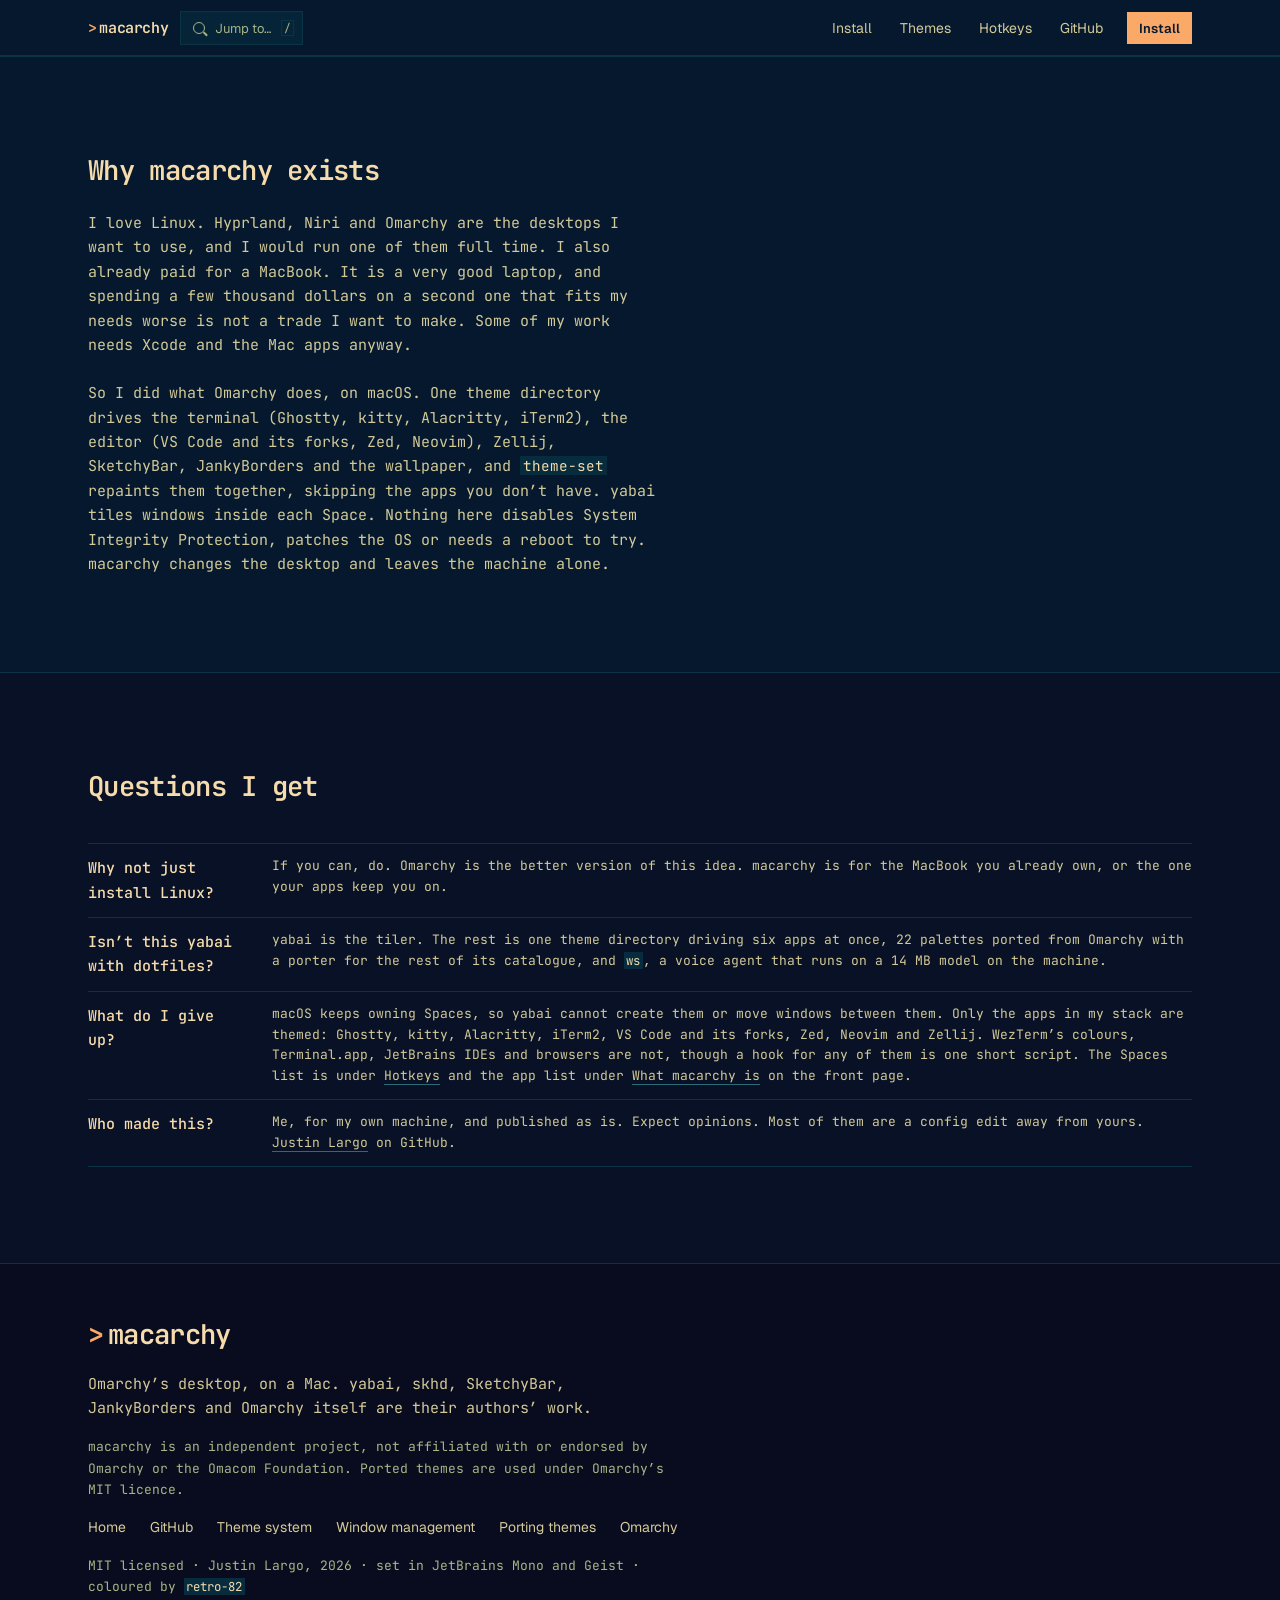
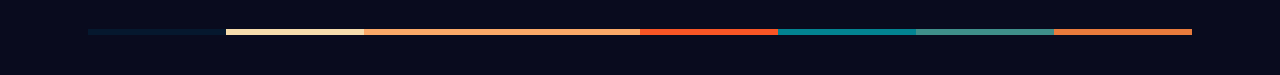
<file: site/about.html>
<!doctype html>
<html lang="en" data-theme="retro-82">
<head>
<meta charset="utf-8">
<meta name="viewport" content="width=device-width, initial-scale=1, viewport-fit=cover">
<title>About macarchy</title>
<meta name="description" content="Why macarchy exists: Omarchy’s desktop on the MacBook you already own, what it gives up, and who made it.">
<meta name="color-scheme" content="dark light">
<script>
  // Apply the saved theme before first paint. Silent if storage is unavailable.
  (function(){try{var t=localStorage.getItem("macarchy-site-theme");if(t)document.documentElement.setAttribute("data-theme",t);}catch(e){}})();
</script>
<link rel="preconnect" href="https://fonts.googleapis.com">
<link rel="preconnect" href="https://fonts.gstatic.com" crossorigin>
<link rel="stylesheet" href="https://fonts.googleapis.com/css2?family=Geist:wght@400;500;600&family=JetBrains+Mono:wght@400;500;600&display=swap">
<link rel="icon" href="favicon.svg" type="image/svg+xml">
<link rel="stylesheet" href="css/site.css">
</head>
<body>

<header class="nav">
  <div class="wrap nav__inner">
    <a class="nav__brand" href="index.html"><span class="prompt" aria-hidden="true">&gt;</span>macarchy</a>
    <button class="pill" type="button" data-cmdk-open aria-label="Jump to a section or command (press slash or command K)">
      <span class="pill__ico" aria-hidden="true"></span>
      <span class="pill__text">Jump to…</span>
      <kbd>/</kbd>
    </button>
    <nav class="nav__links" aria-label="Sections">
      <a href="index.html#install">Install</a>
      <a href="index.html#themes">Themes</a>
      <a href="index.html#hotkeys">Hotkeys</a>
      <a href="https://github.com/jlargs64/macarchy">GitHub</a>
    </nav>
    <a class="btn btn--brand btn--sm nav__cta" href="index.html#install">Install</a>
  </div>
</header>

<main id="top">

  <section class="band" id="why" data-jump="Why this exists" aria-labelledby="why-title">
    <div class="wrap">
      <div class="prose">
        <h2 id="why-title">Why macarchy exists</h2>
        <p style="margin-top: var(--space-lg)">I love Linux. Hyprland, Niri and Omarchy are the desktops I want to use, and I would run one of them full time. I also already paid for a MacBook. It is a very good laptop, and spending a few thousand dollars on a second one that fits my needs worse is not a trade I want to make. Some of my work needs Xcode and the Mac apps anyway.</p>
        <p>So I did what Omarchy does, on macOS. One theme directory drives the terminal (Ghostty, kitty, Alacritty, iTerm2), the editor (VS Code and its forks, Zed, Neovim), Zellij, SketchyBar, JankyBorders and the wallpaper, and <code>theme-set</code> repaints them together, skipping the apps you don’t have. yabai tiles windows inside each Space. Nothing here disables System Integrity Protection, patches the OS or needs a reboot to try. macarchy changes the desktop and leaves the machine alone.</p>
      </div>
    </div>
  </section>

  <section class="band band--deep" id="questions" data-jump="Questions" aria-labelledby="q-title">
    <div class="wrap">
      <div class="sec-head">
        <h2 id="q-title">Questions I get</h2>
      </div>
      <dl class="facts">
        <div><dt>Why not just install Linux?</dt><dd>If you can, do. Omarchy is the better version of this idea. macarchy is for the MacBook you already own, or the one your apps keep you on.</dd></div>
        <div><dt>Isn’t this yabai with dotfiles?</dt><dd>yabai is the tiler. The rest is one theme directory driving six apps at once, 22 palettes ported from Omarchy with a porter for the rest of its catalogue, and <code>ws</code>, a voice agent that runs on a 14 MB model on the machine.</dd></div>
        <div><dt>What do I give up?</dt><dd>macOS keeps owning Spaces, so yabai cannot create them or move windows between them. Only the apps in my stack are themed: Ghostty, kitty, Alacritty, iTerm2, VS Code and its forks, Zed, Neovim and Zellij. WezTerm’s colours, Terminal.app, JetBrains IDEs and browsers are not, though a hook for any of them is one short script. The Spaces list is under <a href="index.html#hotkeys">Hotkeys</a> and the app list under <a href="index.html#about">What macarchy is</a> on the front page.</dd></div>
        <div><dt>Who made this?</dt><dd>Me, for my own machine, and published as is. Expect opinions. Most of them are a config edit away from yours. <a href="https://github.com/jlargs64">Justin Largo</a> on GitHub.</dd></div>
      </dl>
    </div>
  </section>

</main>

<footer class="foot">
  <div class="wrap">
    <p class="foot__mark"><span class="prompt" aria-hidden="true">&gt;</span>macarchy</p>
    <p class="foot__tag">Omarchy’s desktop, on a Mac. yabai, skhd, SketchyBar, JankyBorders and Omarchy itself are their authors’ work.</p>
    <p class="foot__fine">macarchy is an independent project, not affiliated with or endorsed by Omarchy or the Omacom Foundation. Ported themes are used under Omarchy’s MIT licence.</p>
    <p class="foot__links"><a href="index.html">Home</a><a href="https://github.com/jlargs64/macarchy">GitHub</a><a href="https://github.com/jlargs64/macarchy/blob/main/docs/theme-system.md">Theme system</a><a href="https://github.com/jlargs64/macarchy/blob/main/docs/window-management.md">Window management</a><a href="https://github.com/jlargs64/macarchy/blob/main/docs/omarchy-port.md">Porting themes</a><a href="https://omarchy.org">Omarchy</a></p>
    <p class="foot__fine">MIT licensed · Justin Largo, <span data-year>2026</span> · set in JetBrains Mono and Geist · coloured by <code data-theme-name>retro-82</code></p>
    <div class="stripe foot__stripe" aria-hidden="true"><i></i><i></i><i></i><i></i><i></i><i></i><i></i><i></i></div>
  </div>
</footer>

<dialog class="cmdk" id="cmdk" aria-label="Jump to a section or run a command">
  <div class="cmdk__field"><span class="prompt" aria-hidden="true">&gt;</span><input class="cmdk__input" id="cmdk-input" type="text" placeholder="Jump to a section, or type theme-set…" autocomplete="off" spellcheck="false" role="combobox" aria-expanded="true" aria-controls="cmdk-list" aria-autocomplete="list"><kbd>esc</kbd></div>
  <ul class="cmdk__list" id="cmdk-list" role="listbox"></ul>
  <div class="cmdk__foot"><span><kbd>↑</kbd> <kbd>↓</kbd> move</span><span><kbd>↵</kbd> run</span><span><kbd>esc</kbd> close</span></div>
</dialog>

<script src="js/site.js"></script>
</body>
</html>
</file>
<file: site/css/site.css>
/* Hallmark · macrostructure: Ecosystem Index · theme: studied-DNA (source: https://omarchy.org/) · studied: yes · DNA-source: url · nav: N13 · footer: Ft1 · motion: hero-rise stagger · caret blink in the install command · copy label swap · contrast: pass (40–41) · mobile: pass (34, 49, 50–57) */
@import url("tokens.css");

html { overflow-x: clip; }
body { overflow-x: clip; }
*, *::before, *::after { box-sizing: border-box; }
html { -webkit-text-size-adjust: 100%; scroll-padding-top: calc(var(--nav-h) + 1rem); }
body {
  margin: 0;
  background: var(--color-bg);
  color: var(--color-text);
  font-family: var(--font-body);
  font-size: var(--text-base);
  line-height: var(--leading-relaxed);
  font-weight: 400;
  font-synthesis: none;
  -webkit-font-smoothing: antialiased;
  padding-inline: env(safe-area-inset-left) env(safe-area-inset-right);
}
::selection { background: var(--color-selection); }

a { color: inherit; text-decoration: underline; text-decoration-color: var(--color-border-strong); text-underline-offset: 4px; transition: text-decoration-color var(--dur-micro) var(--ease-out); }
a:hover { text-decoration-color: var(--color-brand); }
a:focus-visible, button:focus-visible, input:focus-visible, [tabindex]:focus-visible { outline: 2px solid var(--color-focus); outline-offset: 3px; }

h1, h2, h3, h4 { font-family: var(--font-display); font-style: normal; margin: 0; line-height: var(--leading-tight); letter-spacing: var(--tracking-tight); overflow-wrap: anywhere; min-width: 0; text-wrap: balance; }
h1 { font-size: var(--text-h1); font-weight: 500; }
h2 { font-size: var(--text-h2); font-weight: 600; }
h3 { font-size: var(--text-lg); font-weight: 500; }
h4 { font-size: var(--text-lg); font-weight: 500; }
p { margin: 0; overflow-wrap: anywhere; }
.lede, .prose p { color: var(--color-text-secondary); max-width: var(--measure); }
.prose p + p { margin-top: var(--space-lg); }
.muted { color: var(--color-text-muted); font-size: var(--text-sm); }
.sec { color: var(--color-text-secondary); }
strong { font-weight: 600; color: var(--color-text); }
ul, ol { margin: 0; padding-inline-start: 2ch; color: var(--color-text-secondary); max-width: var(--measure); }
li { overflow-wrap: anywhere; }
li + li { margin-top: var(--space-xs); }
code { font-family: var(--font-mono); font-size: 0.95em; }
p code, li code, dd code, dt code, td code { color: var(--color-text); background: var(--color-surface-2); padding: 0 0.35ch; overflow-wrap: anywhere; }
kbd { font-family: var(--font-mono); font-size: 0.9em; border: var(--rule-hair) solid var(--color-border-strong); padding: 0 0.4ch; white-space: nowrap; color: var(--color-text); }
.wrap { max-width: var(--container); margin-inline: auto; padding-inline: var(--gutter); }

/* ---- sections: alternating base / deep bands, hairline top rule (observed) ---- */
.band { border-top: var(--rule-hair) solid var(--color-border-subtle); }
.band--deep { background: var(--color-bg-deep); }
.band > .wrap { padding-block: var(--space-2xl); }
@media (min-width: 64rem) { .band > .wrap { padding-block: var(--space-3xl); } }
.sec-head { display: grid; grid-template-columns: minmax(0, 1fr); gap: var(--space-xs); align-items: end; margin-bottom: var(--space-xl); }
h2 a { text-decoration: none; }
h2 a:hover { text-decoration: underline; text-decoration-color: var(--color-brand); }
.sec-head > h2, .sec-head > p { grid-column: 1; }
.sec-head p { color: var(--color-text-secondary); max-width: var(--measure); }
.sec-head__cta { justify-self: start; }
@media (min-width: 48rem) {
  .sec-head { grid-template-columns: minmax(0, 1fr) auto; }
  .sec-head__cta { grid-column: 2; grid-row: 1 / span 2; align-self: end; justify-self: end; }
}

/* ---- buttons: Geist UI label, min-height 40 (observed), 8 states ---- */
.btn { font-family: var(--font-ui); font-size: 0.875rem; font-weight: 500; line-height: 1; display: inline-flex; align-items: center; justify-content: center; gap: 0.5rem; min-height: 40px; padding: 0 0.9rem; border: var(--rule-hair) solid var(--color-border-strong); background: transparent; color: var(--color-text); text-decoration: none; cursor: pointer; white-space: nowrap; border-radius: var(--radius); transition: background-color var(--dur-micro) var(--ease-out), border-color var(--dur-micro) var(--ease-out), color var(--dur-micro) var(--ease-out); }
.btn:hover, .btn.is-hover { border-color: var(--color-text); background: var(--color-surface); }
.btn:active, .btn.is-active { transform: translateY(1px); }
.btn:disabled, .btn[aria-disabled="true"] { opacity: 0.5; cursor: not-allowed; }
.btn--brand { background: var(--color-brand); color: var(--color-brand-ink); border-color: var(--color-brand); font-weight: 600; }
.btn--brand:hover, .btn--brand.is-hover { background: color-mix(in oklch, var(--color-brand) 88%, var(--t-fg)); border-color: color-mix(in oklch, var(--color-brand) 88%, var(--t-fg)); }
.btn[data-state="loading"] .btn__label::before { content: "… "; }
.btn[data-state="copied"] { border-color: var(--color-brand); color: var(--color-brand); background: transparent; }
.btn[data-state="copied"] .btn__label::before { content: "✓ "; }
.btn[data-state="error"] { border-color: var(--t-red); color: var(--t-red); }
.btn--sm { min-height: 32px; padding: 0 0.7rem; font-size: 0.8125rem; }
@media (pointer: coarse) { .btn--sm { min-height: 44px; } }

/* ---- N13 nav: wordmark · jump pill · links · Install ---- */
.nav { position: sticky; top: 0; z-index: var(--z-nav); background: var(--color-bg); box-shadow: inset 0 -1px 0 var(--color-border-subtle); }
.nav__inner { height: var(--nav-h); display: flex; align-items: center; gap: var(--space-sm); }
.nav__brand { font-family: var(--font-mono); font-weight: 600; text-decoration: none; letter-spacing: var(--tracking-tight); white-space: nowrap; }
.nav__brand .prompt { color: var(--color-brand); margin-inline-end: 0.3ch; }
.pill { font-family: var(--font-ui); display: inline-flex; align-items: center; gap: 0.6rem; height: 34px; padding: 0 0.5rem 0 0.75rem; background: var(--color-surface); border: var(--rule-hair) solid var(--color-border-subtle); color: var(--color-text-muted); font-size: 0.8125rem; cursor: pointer; white-space: nowrap; transition: border-color var(--dur-micro) var(--ease-out), color var(--dur-micro) var(--ease-out); }
.pill:hover { border-color: var(--color-border-strong); color: var(--color-text); }
.pill:active { transform: translateY(1px); }
.pill__ico { width: 0.75rem; height: 0.75rem; border: 1.5px solid currentColor; border-radius: 50%; position: relative; flex: none; }
.pill__ico::after { content: ""; position: absolute; width: 5px; height: 1.5px; background: currentColor; right: -4px; bottom: -1px; transform: rotate(45deg); }
.pill kbd { font-family: var(--font-mono); font-size: 0.7rem; border-color: var(--color-border-subtle); color: var(--color-text-muted); padding: 0 0.35ch; }
.nav__links { margin-inline-start: auto; display: none; align-items: center; gap: 0.25rem; }
.nav__links a { font-family: var(--font-ui); font-size: 0.875rem; color: var(--color-text-secondary); text-decoration: none; padding: 0.375rem 0.75rem; white-space: nowrap; transition: color var(--dur-micro) var(--ease-out); }
.nav__links a:hover { color: var(--color-text); }
.nav__cta { margin-inline-start: auto; }
@media (min-width: 48rem) { .nav__links { display: flex; } .nav__cta { margin-inline-start: 0; } .pill__text { display: inline; } }
@media (max-width: 47.99rem) { .pill__text, .pill kbd { display: none; } .pill { padding: 0 0.6rem; } }

/* ---- hero: left-biased, content height, three staggered items ---- */
.hero { border-bottom: var(--rule-hair) solid var(--color-border-subtle); }
.hero > .wrap { padding-block: var(--space-2xl) var(--space-xl); display: grid; grid-template-columns: minmax(0, 1fr); gap: var(--space-xl); }
@media (min-width: 64rem) { .hero > .wrap { padding-block: var(--space-4xl) var(--space-2xl); grid-template-columns: minmax(0, 7fr) minmax(0, 5fr); gap: var(--space-3xl); align-items: end; } }
.hero__intro { display: grid; grid-template-columns: minmax(0, 1fr); gap: var(--space-lg); min-width: 0; container-type: inline-size; }
.hero__intro h1 { max-width: 24ch; }
.hero__intro h1.ascii-title { max-width: none; min-width: 0; }
.ascii { position: relative; margin: 0; font-family: var(--font-mono); font-weight: 400; font-size: clamp(0.55rem, 2.4vw, 1.45rem); font-size: min(1.6rem, calc(100cqw / var(--banner-cols, 48) / 0.6)); line-height: 1.1; letter-spacing: 0; color: var(--color-brand); white-space: pre; overflow: hidden; width: max-content; max-width: 100%; }
/* shine: a lighter copy of the banner (a real <span> the script fills), revealed by a soft band that sweeps across once (on load, and again on theme change) */
.ascii__shine { position: absolute; inset: 0; margin: 0; padding: 0; color: var(--color-shine); white-space: pre; font: inherit; letter-spacing: inherit; pointer-events: none; opacity: 0;
  -webkit-mask-image: linear-gradient(100deg, transparent 40%, var(--black) 48%, var(--black) 52%, transparent 60%); mask-image: linear-gradient(100deg, transparent 40%, var(--black) 48%, var(--black) 52%, transparent 60%);
  -webkit-mask-size: 260% 100%; mask-size: 260% 100%; -webkit-mask-repeat: no-repeat; mask-repeat: no-repeat; -webkit-mask-position: 112% 0; mask-position: 112% 0; }
.ascii.is-shining .ascii__shine { animation: shine var(--dur-shine) var(--ease-in-out) 1 both; animation-delay: var(--shine-delay, 0ms); }
@keyframes shine { from { opacity: 1; -webkit-mask-position: 112% 0; mask-position: 112% 0; } 99% { opacity: 1; } to { opacity: 0; -webkit-mask-position: -12% 0; mask-position: -12% 0; } } }
.byline { font-family: var(--font-mono); font-size: var(--text-lg); color: var(--color-text-secondary); }
.byline a { color: var(--color-text); }
.sr-only { position: absolute; width: 1px; height: 1px; padding: 0; margin: -1px; overflow: hidden; clip: rect(0 0 0 0); white-space: nowrap; border: 0; }
.hero__intro .lede { font-size: var(--text-base); }
.hero__actions { display: flex; flex-wrap: wrap; gap: var(--space-sm); }
.hero__aside { display: grid; grid-template-columns: minmax(0, 1fr); gap: var(--space-md); min-width: 0; }
[data-rise] { animation: hero-rise var(--dur-rise) var(--ease-rise) both; animation-delay: calc(var(--i, 0) * var(--stagger)); }
@keyframes hero-rise { from { opacity: 0; transform: translateY(14px); } to { opacity: 1; transform: none; } }

/* ---- hero desktop mock: bar, three tiles, focus border, all from the active theme's tokens ---- */
.desk { margin: 0; min-width: 0; max-width: 100%; aspect-ratio: 16 / 10; display: grid; grid-template-rows: auto minmax(0, 1fr); gap: 6px; padding: 6px; background: color-mix(in oklch, var(--t-bg) 70%, var(--t-accent) 12%, var(--black)); box-shadow: var(--shadow-elevation); border-radius: var(--radius); overflow: hidden; }
.desk__bar { display: flex; align-items: center; justify-content: space-between; gap: 8px; height: 18px; padding-inline: 8px; background: var(--t-bg); color: var(--t-fg); font-family: var(--font-mono); font-size: 0.6rem; line-height: 1; border-radius: 3px; }
.desk__spaces, .desk__status { display: flex; gap: 5px; }
.desk__spaces i, .desk__status i { display: block; width: 6px; height: 6px; border-radius: 1px; background: var(--t-muted); }
.desk__spaces i.is-on { background: var(--t-accent); }
.desk__status i:nth-child(1) { background: var(--t-green); }
.desk__status i:nth-child(2) { background: var(--t-yellow); }
.desk__status i:nth-child(3) { background: var(--t-blue); }
.desk__app { color: var(--t-accent2); overflow: hidden; text-overflow: ellipsis; white-space: nowrap; }
.desk__tiles { display: grid; grid-template-columns: minmax(0, 3fr) minmax(0, 2fr); gap: 6px; min-height: 0; }
.desk__col { display: grid; grid-template-rows: minmax(0, 3fr) minmax(0, 2fr); gap: 6px; min-height: 0; }
.desk__win { display: flex; flex-direction: column; gap: 5px; padding: 8px; min-height: 0; overflow: hidden; background: var(--t-bg); border-radius: 3px; box-shadow: 0 0 0 1.5px var(--t-muted); }
.desk__win--focus { box-shadow: 0 0 0 2px var(--t-accent); }
.desk__title { display: block; width: 32%; height: 4px; margin-bottom: 3px; background: var(--t-muted); border-radius: 1px; }
.desk__ln { display: block; height: 4px; border-radius: 1px; background: color-mix(in oklch, var(--t-fg) 60%, var(--t-bg)); }
.desk__ln--kw { background: var(--t-magenta); }
.desk__ln--str { background: var(--t-green); }
.desk__ln--prompt { width: 7px; height: 8px; margin-top: auto; background: var(--t-accent); animation: caret-blink 1.1s step-end infinite; }
.desk__ln--w30 { width: 30%; } .desk__ln--w35 { width: 35%; } .desk__ln--w40 { width: 40%; } .desk__ln--w45 { width: 45%; } .desk__ln--w50 { width: 50%; }
.desk__ln--w55 { width: 55%; } .desk__ln--w60 { width: 60%; } .desk__ln--w70 { width: 70%; } .desk__ln--w75 { width: 75%; } .desk__ln--w80 { width: 80%; } .desk__ln--w85 { width: 85%; }
.desk, .desk__win, .desk__bar, .desk__ln, .desk__spaces i, .desk__status i { transition: background-color var(--dur-micro) var(--ease-out), box-shadow var(--dur-micro) var(--ease-out); }

/* palette stripe: the active theme's colors.sh drawn as eight bands */
.stripe { display: grid; grid-template-columns: repeat(8, minmax(0, 1fr)); height: 6px; }
.stripe i { display: block; }
.stripe i:nth-child(1) { background: var(--t-bg); }
.stripe i:nth-child(2) { background: var(--t-fg); }
.stripe i:nth-child(3) { background: var(--t-accent); }
.stripe i:nth-child(4) { background: var(--t-accent2); }
.stripe i:nth-child(5) { background: var(--t-red); }
.stripe i:nth-child(6) { background: var(--t-green); }
.stripe i:nth-child(7) { background: var(--t-blue); }
.stripe i:nth-child(8) { background: var(--t-yellow); }

/* ---- code: typographic frame (no window chrome) ---- */
.code { margin: 0; min-width: 0; max-width: 100%; background: var(--color-surface); box-shadow: var(--shadow-elevation); }
.code__bar { display: flex; align-items: center; justify-content: space-between; gap: var(--space-sm); padding: var(--space-xs) var(--space-sm); font-family: var(--font-ui); font-size: var(--text-xs); color: var(--color-text-muted); border-bottom: var(--rule-hair) solid var(--color-border-subtle); }
.code pre { margin: 0; padding: var(--space-sm) var(--space-sm) var(--space-md); font-family: var(--font-mono); font-size: var(--text-sm); line-height: 1.6; overflow-x: auto; max-width: 100%; color: var(--color-text); }
.code pre .p { color: var(--color-brand); user-select: none; }
.code pre .c { color: var(--color-text-muted); }
.caret { display: inline-block; width: 1ch; color: var(--color-brand); animation: caret-blink 1.1s step-end infinite; }
@keyframes caret-blink { 50% { opacity: 0; } }

/* ---- about: prose + a compact fact list ---- */
.about { display: grid; grid-template-columns: minmax(0, 1fr); gap: var(--space-xl); }
@media (min-width: 64rem) { .about { grid-template-columns: minmax(0, 6fr) minmax(0, 5fr); gap: var(--space-3xl); } }
.facts { margin: 0; border-top: var(--rule-hair) solid var(--color-border-subtle); }
.facts > div { display: grid; grid-template-columns: minmax(0, 1fr); gap: var(--space-2xs) var(--space-lg); padding-block: var(--space-sm); border-bottom: var(--rule-hair) solid var(--color-border-subtle); }
.facts dt { font-weight: 500; }
.facts dd { margin: 0; color: var(--color-text-secondary); font-size: var(--text-sm); line-height: 1.6; }
@media (min-width: 40rem) { .facts > div { grid-template-columns: minmax(0, 10rem) minmax(0, 1fr); } }

/* ---- install: 7/5 split ---- */
.install { display: grid; grid-template-columns: minmax(0, 1fr); gap: var(--space-xl); }
@media (min-width: 64rem) { .install { grid-template-columns: minmax(0, 7fr) minmax(0, 5fr); gap: var(--space-2xl); } }
.install__col { display: grid; grid-template-columns: minmax(0, 1fr); gap: var(--space-md); min-width: 0; align-content: start; }
.install__col p { color: var(--color-text-secondary); }
.callout { background: var(--color-surface); box-shadow: var(--shadow-elevation); padding: var(--space-lg); display: grid; grid-template-columns: minmax(0, 1fr); gap: var(--space-sm); margin-top: var(--space-xl); }
.callout ol { color: var(--color-text-secondary); }

/* ---- themes: F6 card grid, 3-up → 2-up → 1-up ---- */
.themes { display: grid; grid-template-columns: minmax(0, 1fr); gap: var(--space-md); list-style: none; padding: 0; margin: 0; max-width: none; }
.themes li + li { margin: 0; }
@media (min-width: 40rem) { .themes { grid-template-columns: repeat(2, minmax(0, 1fr)); } }
@media (min-width: 64rem) { .themes { grid-template-columns: repeat(3, minmax(0, 1fr)); gap: var(--space-lg); } }
.theme-card { width: 100%; text-align: left; font: inherit; color: var(--color-text); background: var(--color-surface); border: 0; box-shadow: var(--shadow-elevation); padding: var(--space-md); display: grid; grid-template-columns: minmax(0, 1fr); gap: var(--space-sm); cursor: pointer; transition: box-shadow var(--dur-micro) var(--ease-out); border-radius: var(--radius); }
.theme-card:hover { box-shadow: var(--shadow-elevation-hover); }
.theme-card:active { transform: translateY(1px); }
.theme-card:disabled { opacity: 0.5; cursor: not-allowed; }
.theme-card[aria-pressed="true"] { box-shadow: 0 0 0 1px var(--color-brand); }
.theme-card__swatch { height: 2.5rem; display: grid; grid-template-columns: repeat(8, minmax(0, 1fr)); outline: var(--rule-hair) solid var(--color-img-outline); outline-offset: -1px; }
.theme-card__swatch i { display: block; }
.theme-card__row { display: flex; flex-wrap: wrap; justify-content: space-between; align-items: baseline; gap: var(--space-2xs) var(--space-sm); }
.theme-card__name { font-weight: 500; font-size: var(--text-base); }
.theme-card__name::before { content: "theme-set "; color: var(--color-text-muted); font-weight: 400; }
.theme-card[aria-pressed="true"] .theme-card__name::before { color: var(--color-brand); }
.theme-card__src { font-family: var(--font-ui); font-size: var(--text-xs); color: var(--color-text-muted); white-space: nowrap; }
.sw--retro-82 i { --p: var(--pal-retro-82); } .sw--kanagawa-wave i { --p: var(--pal-kanagawa-wave); } .sw--catppuccin-mocha i { --p: var(--pal-catppuccin-mocha); }
.sw--tokyo-night i { --p: var(--pal-tokyo-night); } .sw--gruvbox i { --p: var(--pal-gruvbox); } .sw--nord i { --p: var(--pal-nord); }

/* ---- hotkeys: dl rows ---- */
.keys-grid { display: grid; grid-template-columns: minmax(0, 1fr); gap: var(--space-xl); }
@media (min-width: 64rem) { .keys-grid { grid-template-columns: minmax(0, 1fr) minmax(0, 1fr); gap: var(--space-2xl); } }
.keys-group { display: grid; grid-template-columns: minmax(0, 1fr); gap: var(--space-sm); min-width: 0; }
.keys { margin: 0; border-top: var(--rule-hair) solid var(--color-border-subtle); }
.keys > div { display: grid; grid-template-columns: minmax(0, 1fr); gap: var(--space-2xs) var(--space-lg); padding-block: var(--space-xs); border-bottom: var(--rule-hair) solid var(--color-border-subtle); font-size: var(--text-sm); }
.keys dt { color: var(--color-brand); overflow-wrap: anywhere; }
.keys dd { margin: 0; color: var(--color-text-secondary); }
@media (min-width: 40rem) { .keys > div { grid-template-columns: minmax(0, 13rem) minmax(0, 1fr); } }
.trade { background: var(--color-surface); box-shadow: var(--shadow-elevation); padding: var(--space-lg); display: grid; grid-template-columns: minmax(0, 1fr); gap: var(--space-md); }
.trade ul { font-size: var(--text-sm); }
@media (min-width: 40rem) { .trade__cols { display: grid; grid-template-columns: minmax(0, 1fr) minmax(0, 1fr); gap: var(--space-lg); } }

/* ---- symlink mechanism ---- */
.mech { display: grid; grid-template-columns: minmax(0, 1fr); gap: var(--space-xl); }
@media (min-width: 64rem) { .mech { grid-template-columns: minmax(0, 5fr) minmax(0, 7fr); gap: var(--space-3xl); } }
.mech__col { display: grid; grid-template-columns: minmax(0, 1fr); gap: var(--space-md); min-width: 0; align-content: start; }
.mech ol { font-size: var(--text-sm); }

/* ---- make it yours: three dl rows, not three cards ---- */
.yours { margin: 0; border-top: var(--rule-hair) solid var(--color-border-subtle); }
.yours > div { display: grid; grid-template-columns: minmax(0, 1fr); gap: var(--space-md) var(--space-2xl); padding-block: var(--space-xl); border-bottom: var(--rule-hair) solid var(--color-border-subtle); }
.yours dt { font-weight: 500; font-size: var(--text-lg); }
.yours dd { margin: 0; display: grid; grid-template-columns: minmax(0, 1fr); gap: var(--space-md); min-width: 0; color: var(--color-text-secondary); }
@media (min-width: 64rem) { .yours > div { grid-template-columns: minmax(0, 14rem) minmax(0, 1fr); } }
.settings-wrap { overflow-x: auto; max-width: 100%; }
.settings { width: 100%; border-collapse: collapse; border-top: var(--rule-hair) solid var(--color-border-subtle); font-size: var(--text-sm); line-height: 1.6; }
.settings th, .settings td { text-align: left; vertical-align: top; padding: var(--space-xs) var(--space-md) var(--space-xs) 0; border-bottom: var(--rule-hair) solid var(--color-border-subtle); }
.settings th { font-weight: 500; color: var(--color-text); }
.settings td:first-child { color: var(--color-brand); white-space: nowrap; }
.settings td:last-child { padding-right: 0; }

/* ---- trouble ---- */
.trouble { display: grid; grid-template-columns: minmax(0, 1fr); gap: var(--space-xl); }
@media (min-width: 64rem) { .trouble { grid-template-columns: minmax(0, 7fr) minmax(0, 5fr); gap: var(--space-2xl); } }
.trouble ul { font-size: var(--text-sm); max-width: none; }
.trouble li + li { margin-top: var(--space-md); }

/* ---- Ft1 footer on the field band ---- */
.foot { background: var(--color-field-bg); border-top: var(--rule-hair) solid var(--color-border-subtle); padding-bottom: env(safe-area-inset-bottom); }
.foot > .wrap { padding-block: var(--space-2xl) var(--space-xl); display: grid; grid-template-columns: minmax(0, 1fr); gap: var(--space-md); }
.foot__mark { font-family: var(--font-mono); font-size: var(--text-2xl); font-weight: 600; letter-spacing: var(--tracking-tight); }
.foot__mark .prompt { color: var(--color-brand); margin-inline-end: 0.3ch; }
.foot__tag { color: var(--color-text-secondary); max-width: var(--measure); }
.foot__links { display: flex; flex-wrap: wrap; gap: var(--space-xs) var(--space-lg); font-family: var(--font-ui); font-size: 0.875rem; }
.foot__links a { color: var(--color-text-secondary); text-decoration: none; white-space: nowrap; }
.foot__links a:hover { color: var(--color-text); text-decoration: underline; text-decoration-color: var(--color-brand); }
.foot__fine { color: var(--color-text-muted); font-size: var(--text-sm); max-width: 72ch; }
.foot__stripe { margin-top: var(--space-md); }

/* ---- jump palette (native dialog, instant) ---- */
.cmdk { position: fixed; inset: 0; margin: auto; height: fit-content; max-height: min(70vh, 30rem); width: min(36rem, calc(100% - 2rem)); padding: 0; border: 0; background: var(--color-surface); color: var(--color-text); box-shadow: var(--shadow-elevation-hover); border-radius: var(--radius); }
.cmdk:not([open]) { display: none; }
.cmdk::backdrop { background: color-mix(in oklch, var(--black) 55%, transparent); }
.cmdk__field { display: flex; align-items: center; gap: var(--space-sm); padding: var(--space-sm) var(--space-md); border-bottom: var(--rule-hair) solid var(--color-border-subtle); }
.cmdk__field .prompt { color: var(--color-brand); }
.cmdk__input { flex: 1; min-width: 0; font: inherit; font-family: var(--font-mono); color: var(--color-text); background: transparent; border: 0; padding: 0.25rem 0; outline: none; }
.cmdk__input::placeholder { color: var(--color-text-muted); }
.cmdk__field kbd { font-size: 0.7rem; color: var(--color-text-muted); }
.cmdk__list { list-style: none; margin: 0; padding: var(--space-xs) 0; max-width: none; overflow-y: auto; max-height: min(50vh, 22rem); color: var(--color-text); }
.cmdk__list li + li { margin: 0; }
.cmdk__group { font-family: var(--font-ui); font-size: var(--text-xs); color: var(--color-text-muted); padding: var(--space-xs) var(--space-md) var(--space-2xs); }
.cmdk__item { display: flex; justify-content: space-between; gap: var(--space-md); width: 100%; text-align: left; font: inherit; font-family: var(--font-mono); font-size: var(--text-sm); color: var(--color-text); background: transparent; border: 0; padding: 0.5rem var(--space-md); cursor: pointer; }
.cmdk__item:hover, .cmdk__item[aria-selected="true"] { background: var(--color-surface-2); }
.cmdk__item:focus-visible { outline-offset: -2px; }
.cmdk__item small { font-family: var(--font-ui); color: var(--color-text-muted); white-space: nowrap; }
.cmdk__empty { padding: var(--space-md); color: var(--color-text-muted); font-size: var(--text-sm); }
.cmdk__foot { display: flex; gap: var(--space-md); padding: var(--space-xs) var(--space-md); border-top: var(--rule-hair) solid var(--color-border-subtle); font-family: var(--font-ui); font-size: var(--text-xs); color: var(--color-text-muted); }
.cmdk__foot kbd { font-size: 0.7rem; color: var(--color-text-muted); border-color: var(--color-border-subtle); }
body:has(dialog[open]) { overflow: hidden; }

@media (prefers-reduced-motion: reduce) {
  [data-rise] { animation: none; opacity: 1; transform: none; }
  .ascii__shine { display: none; }
  .caret, .desk__ln--prompt { animation: none; opacity: 1; }
  *, *::before, *::after { transition-duration: 0ms !important; }
}
</file>
